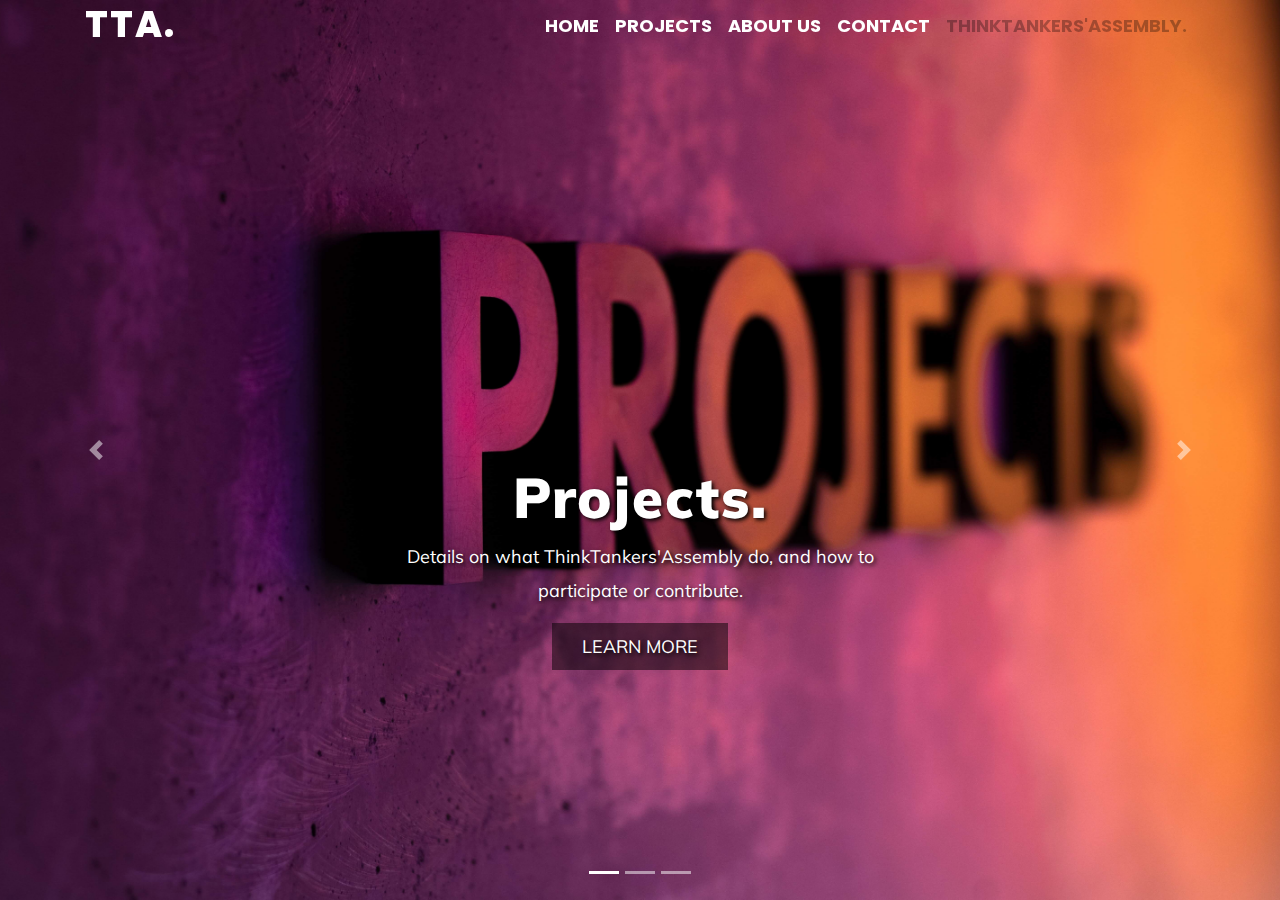
<file: index.html>
<!DOCTYPE html>
<html>
  <!-- <meta name="viewport" content="width=device-width, initial-scale=1.0"> -->

  <head>
    <meta charset="UTF-8" />
    <meta name="description" content="ThinkTankers'Assembly Official Website" />
    <meta
      name="keywords"
      content="TTA, ThinkTankers'Assembly, Thinktankers Assembly, think tankers assembly"
    />
    <meta name="author" content="Muhammad Riza Fairuzzabadi" />
    <meta name="viewport" content="width=device-width, initial-scale=1" />

    <!-- Adding bootstrap -->
    <link
      rel="stylesheet"
      href="https://cdnjs.cloudflare.com/ajax/libs/animate.css/3.7.2/animate.min.css"
    />
    <!--New Bootstrap Version-->
    <!-- CSS only -->
    <link
      rel="stylesheet"
      href="https://stackpath.bootstrapcdn.com/bootstrap/4.5.2/css/bootstrap.min.css"
      integrity="sha384-JcKb8q3iqJ61gNV9KGb8thSsNjpSL0n8PARn9HuZOnIxN0hoP+VmmDGMN5t9UJ0Z"
      crossorigin="anonymous"
    />
    <!-- JS, Popper.js, and jQuery -->
    <script
      src="https://code.jquery.com/jquery-3.5.1.slim.min.js"
      integrity="sha384-DfXdz2htPH0lsSSs5nCTpuj/zy4C+OGpamoFVy38MVBnE+IbbVYUew+OrCXaRkfj"
      crossorigin="anonymous"
    ></script>
    <script
      src="https://cdn.jsdelivr.net/npm/popper.js@1.16.1/dist/umd/popper.min.js"
      integrity="sha384-9/reFTGAW83EW2RDu2S0VKaIzap3H66lZH81PoYlFhbGU+6BZp6G7niu735Sk7lN"
      crossorigin="anonymous"
    ></script>
    <script
      src="https://stackpath.bootstrapcdn.com/bootstrap/4.5.2/js/bootstrap.min.js"
      integrity="sha384-B4gt1jrGC7Jh4AgTPSdUtOBvfO8shuf57BaghqFfPlYxofvL8/KUEfYiJOMMV+rV"
      crossorigin="anonymous"
    ></script>

	<!-- Global site tag (gtag.js) - Google Analytics -->
	<script async src="https://www.googletagmanager.com/gtag/js?id=G-9SYD0WDY7K"></script>
	<script>
	  window.dataLayer = window.dataLayer || [];
	  function gtag(){dataLayer.push(arguments);}
	  gtag('js', new Date());

	  gtag('config', 'G-9SYD0WDY7K');
	</script>

    <link rel="stylesheet" type="text/css" href="cover.css" />
    <link
      href="https://fonts.googleapis.com/css?family=Muli:100,200,300,400,500,600,700,800,900|Poppins:100,200,300,400,500,600,700,800,900"
      rel="stylesheet"
    />
    <link
      rel="icon"
      type="image/png"
      href="images/favicon-32x32.png"
      sizes="32x32"
    />
    <title>ThinkTankers'Assembly Official Website</title>
  </head>

  <body>
    <!-- Navbar -->
    <nav class="navbar fixed-top navbar-expand-lg navbar-light">
      <div class="container">
        <a
          style="font-size: 36px; font-weight: 800"
          class="navbar-brand"
          href="index.html"
          >TTA.</a
        >
        <button
          class="navbar-toggler"
          type="button"
          data-toggle="collapse"
          data-target="#navbar-riza"
          aria-controls="navbarNav"
          aria-expanded="false"
          aria-label="Toggle navigation"
        >
          <span class="navbar-toggler-icon"></span>
        </button>
        <div class="collapse navbar-collapse" id="navbar-riza">
          <ul class="navbar-nav ml-auto">
            <li class="nav-item">
              <a class="nav-link" href="index.html"
                >Home <span class="sr-only">(current)</span></a
              >
            </li>
            <li class="nav-item">
              <a class="nav-link" href="projects.html">Projects</a>
            </li>
            <li class="nav-item">
              <a class="nav-link" href="about.html">About Us</a>
            </li>
            <li class="nav-item">
              <a class="nav-link" href="#">Contact</a>
            </li>
            <li class="nav-item">
              <a
                class="nav-link disabled"
                href="#"
                tabindex="-1"
                aria-disabled="true"
                >ThinkTankers'Assembly.</a
              >
            </li>
          </ul>
        </div>
      </div>
    </nav>

    <div
      id="carouselExampleIndicators"
      class="carousel slide"
      data-ride="carousel"
    >
      <ol class="carousel-indicators">
        <li
          data-target="#carouselExampleIndicators"
          data-slide-to="0"
          class="active"
        ></li>
        <li data-target="#carouselExampleIndicators" data-slide-to="1"></li>
        <li data-target="#carouselExampleIndicators" data-slide-to="2"></li>
      </ol>
      <div class="carousel-inner">
        <div class="carousel-item active">
          <img class="d-block w-100" src="images/1.jpg" alt="First slide" />
          <div class="carousel-caption">
            <h5>Projects.</h5>
            <p>
              Details on what ThinkTankers'Assembly do, and how to participate
              or contribute.
            </p>
            <p><a href="projects.html">Learn More</a></p>
          </div>
        </div>
        <div class="carousel-item">
          <img
            class="d-block w-100"
            src="images/bg-thought.jpg"
            alt="Second slide"
          />
          <div class="carousel-caption">
            <h5>Annoucement.</h5>
            <p>
              During this COVID-19 period, sessions are temporarily replaced by
              written ideas' exchange. To access, please go to Projects >
              <strong>TTA Repository</strong>.
            </p>
            <p><a href="projects.html#downproj"> Go to projects</a></p>
          </div>
        </div>
        <div class="carousel-item">
          <img
            class="d-block w-100"
            src="images/bg-aboot.jpg"
            alt="Third slide"
          />
          <div class="carousel-caption">
            <h5>About Us.</h5>
            <p>
              Details on what ThinkTankers'Assembly is, its purpose and who are
              behind it.
            </p>
            <p><a href="about.html"> Learn More</a></p>
          </div>
        </div>
      </div>
      <a
        class="carousel-control-prev"
        href="#carouselExampleIndicators"
        role="button"
        data-slide="prev"
      >
        <span class="carousel-control-prev-icon" aria-hidden="true"></span>
        <span class="sr-only">Previous</span>
      </a>
      <a
        class="carousel-control-next"
        href="#carouselExampleIndicators"
        role="button"
        data-slide="next"
      >
        <span class="carousel-control-next-icon" aria-hidden="true"></span>
        <span class="sr-only">Next</span>
      </a>
    </div>
  </body>
</html>
</file>
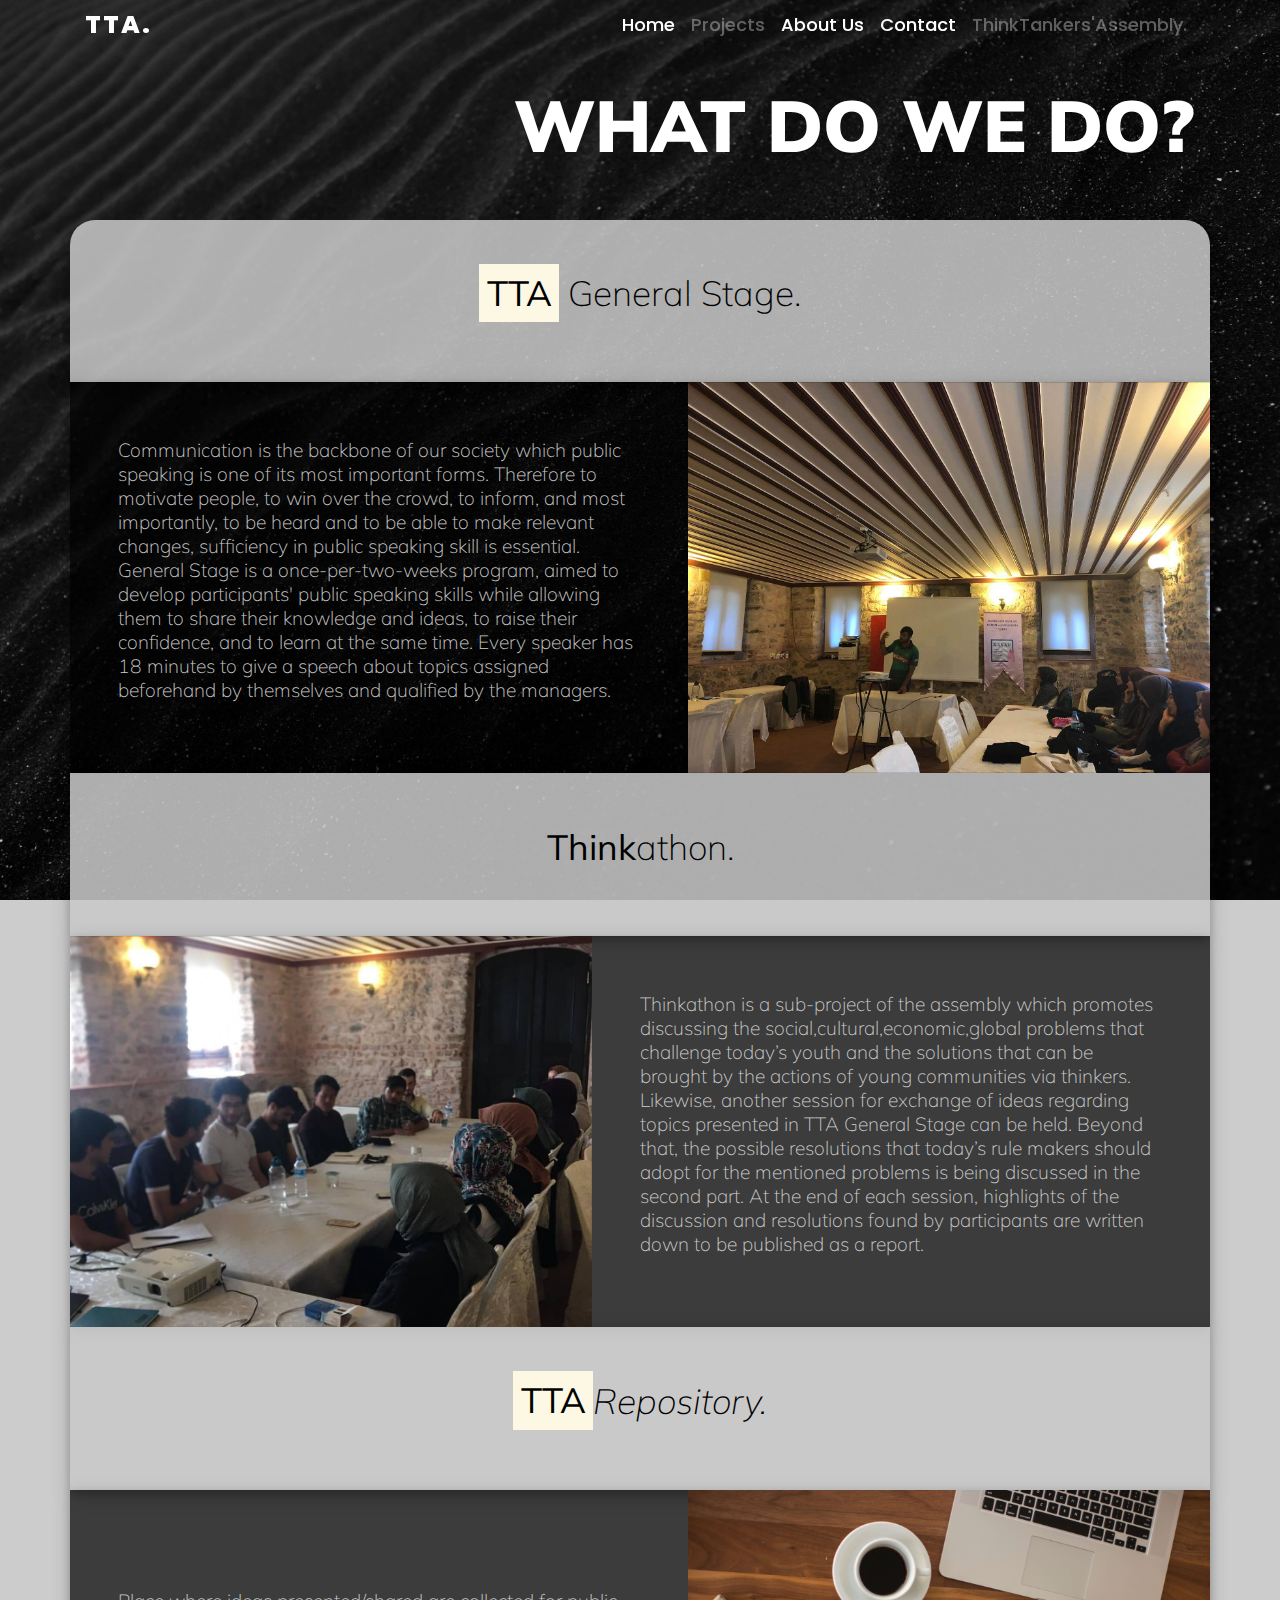
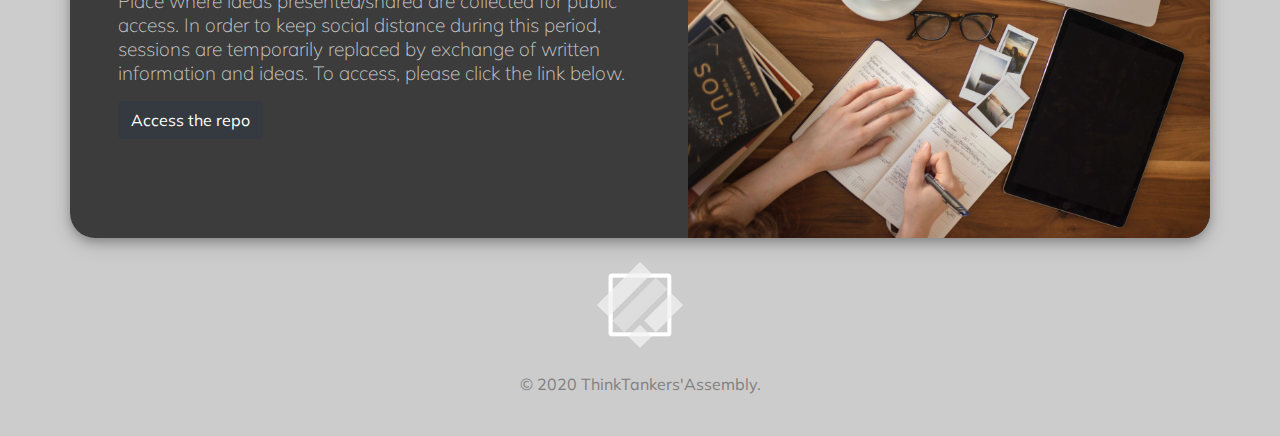
<file: projects.html>
<!DOCTYPE html>
<html>
  <!-- <meta name="viewport" content="width=device-width, initial-scale=1.0"> -->

  <head>
    <meta charset="UTF-8" />
    <meta name="description" content="ThinkTankers'Assembly Official Website" />
    <meta
      name="keywords"
      content="TTA, ThinkTankers'Assembly, Thinktankers Assembly"
    />
    <meta name="author" content="Muhammad Riza Fairuzzabadi" />
    <meta name="viewport" content="width=device-width, initial-scale=1" />

    <!-- Adding bootstrap -->
    <link
      rel="stylesheet"
      href="https://cdnjs.cloudflare.com/ajax/libs/animate.css/3.7.2/animate.min.css"
    >
    <!--New Bootstrap Version-->
    <!-- CSS only -->
    <link
      rel="stylesheet"
      href="https://stackpath.bootstrapcdn.com/bootstrap/4.5.2/css/bootstrap.min.css"
      integrity="sha384-JcKb8q3iqJ61gNV9KGb8thSsNjpSL0n8PARn9HuZOnIxN0hoP+VmmDGMN5t9UJ0Z"
      crossorigin="anonymous"
    >
    <link rel="stylesheet" type="text/css" href="mainart.css" >
    
    <link
      href="https://fonts.googleapis.com/css?family=Muli:100,200,300,400,500,600,700,800,900|Poppins:100,200,300,400,500,600,700,800,900"
      rel="stylesheet"
    >
    <link
      rel="icon"
      type="image/png"
      href="images/favicon-32x32.png"
      sizes="32x32"
    >
	  
	  <!-- Global site tag (gtag.js) - Google Analytics -->
	<script async src="https://www.googletagmanager.com/gtag/js?id=G-9SYD0WDY7K"></script>
	<script>
	  window.dataLayer = window.dataLayer || [];
	  function gtag(){dataLayer.push(arguments);}
	  gtag('js', new Date());

	  gtag('config', 'G-9SYD0WDY7K');
	</script>
    <!-- JS, Popper.js, and jQuery -->
        <script
        src="https://code.jquery.com/jquery-3.5.1.slim.min.js"
        integrity="sha384-DfXdz2htPH0lsSSs5nCTpuj/zy4C+OGpamoFVy38MVBnE+IbbVYUew+OrCXaRkfj"
        crossorigin="anonymous"
      ></script>
      <script
        src="https://cdn.jsdelivr.net/npm/popper.js@1.16.1/dist/umd/popper.min.js"
        integrity="sha384-9/reFTGAW83EW2RDu2S0VKaIzap3H66lZH81PoYlFhbGU+6BZp6G7niu735Sk7lN"
        crossorigin="anonymous"
      ></script>
      <script
        src="https://stackpath.bootstrapcdn.com/bootstrap/4.5.2/js/bootstrap.min.js"
        integrity="sha384-B4gt1jrGC7Jh4AgTPSdUtOBvfO8shuf57BaghqFfPlYxofvL8/KUEfYiJOMMV+rV"
        crossorigin="anonymous"
      ></script>
      <script>$(function () {
        $(document).scroll(function () {
          var $nav = $("#mainNavbar");
          $nav.toggleClass("scrolled1", $(this).scrollTop() > $nav.height());
        });
      });</script>
    <title>ThinkTankers'Assembly Official Website</title>
  
  </head>

  <body id="bg-projects">
    <!-- Navbar -->
    <nav id="mainNavbar" class="navbar fixed-top navbar-expand-lg navbar-light">
      <div class="container">
        <a style="font-weight: 800;" class="navbar-brand" href="index.html"
          >TTA.</a
        >
        <button
          class="navbar-toggler"
          type="button"
          data-toggle="collapse"
          data-target="#navbar-riza"
          aria-controls="navbarNav"
          aria-expanded="false"
          aria-label="Toggle navigation"
        >
          <span class="navbar-toggler-icon"></span>
        </button>
        <div class="collapse navbar-collapse" id="navbar-riza">
          <ul class="navbar-nav ml-auto">
            <li class="nav-item">
              <a class="nav-link" href="index.html"
                >Home <span class="sr-only">(current)</span></a
              >
            </li>
            <li class="nav-item active">
                <a class="nav-link navselected" href="projects.html">Projects</a>
              </li>
            <li class="nav-item">
              <a class="nav-link" href="about.html">About Us</a>
            </li>
            <li class="nav-item">
              <a class="nav-link" href = "#">Contact</a>
            </li>
            <li class="nav-item">
              <a
                class="nav-link disabled navselected"
                href="#"
                tabindex="-1"
                aria-disabled="true"
                >ThinkTankers'Assembly.</a
              >
            </li>
          </ul>
        </div>
      </div>
    </nav>

    <section>
      <div class="display-1 container" >
        <h1 style="color: white;">WHAT DO WE DO?</h1>
      </div>

      <div class="content gallcon container justify-content-center" id="upperproj">
        <p class="cornmid">
          <mark><strong>TTA</strong></mark> General Stage.
        </p>
      </div>

      <div
        class="content midcon container justify-content-center"
      >
        <div class="row">
          <div class="col-sm textcon">
            <p class="textclass">
              Communication is the backbone of our society which public speaking is one of its most important forms. Therefore to motivate people, to win over the crowd, to inform, and most importantly, to be heard and to be able to make relevant changes, sufficiency in public speaking skill is essential. General Stage is a once-per-two-weeks program, aimed to develop participants' public speaking skills while allowing them to share their knowledge and ideas, to raise their confidence, and to learn at the same time. Every speaker has 18 minutes to give a speech about topics assigned beforehand by themselves and qualified by the managers. 
            </p>
          </div>
          <div id="carouselExampleSlidesOnly" class="col-sm px-0 py-0 h-auto carousel slide" data-ride="carousel">
            <div class="carousel-inner">
                <div class="carousel-item active">
                  <img class="img-fluid mh-100" src="images/Stage1.jpeg" alt="First slide">
                </div>
                <div class="carousel-item">
                  <img class="img-fluid mh-100" src="images/Stage2.jpeg" alt="Second slide">
                </div>
                <div class="carousel-item">
                  <img class="img-fluid mh-100" src="images/Stage3.jpeg" alt="Third slide">
                </div>
                <div class="carousel-item">
                    <img class="img-fluid mh-100" src="images/Stage4.jpeg" alt="Third slide">
                  </div>
                  <div class="carousel-item">
                    <img class="img-fluid mh-100" src="images/Stage5.jpeg" alt="Third slide">
                  </div>
            </div>
          </div>
        </div>
      </div>

      <div class="content gallcon container justify-content-center" >
        <p class="cornmid">
          <strong>Think</strong>athon.
        </p>
      </div>

      <div class="content midcon container justify-content-center">
        <div class="row">
            <div id="carouselExampleSlidesOnly" class="col-sm px-0 py-0 h-auto carousel slide" data-ride="carousel">
                <div class="carousel-inner">
                    <div class="carousel-item active">
                      <img class="img-fluid mh-100" src="images/Thon1.jpeg" alt="First slide">
                    </div>
                    <div class="carousel-item">
                      <img class="img-fluid mh-100" src="images/Thon2.jpeg" alt="Second slide">
                    </div>
                </div>
              </div>

          <div class="col-sm textcon">
            <p class="textclass">
              Thinkathon is a sub-project of the assembly which promotes discussing the social,cultural,economic,global problems that challenge today’s youth and the solutions that can be brought by the actions of young communities via thinkers. Likewise, another session for exchange of ideas regarding topics presented in TTA General Stage can be held. Beyond that, the possible resolutions that today’s rule makers should adopt for the mentioned problems is being discussed in the second part. At the end of each session, highlights of the discussion and resolutions found by participants are written down to be published as a report.

            </p>
          </div>
        </div>
      </div>

      <div class="content gallcon container justify-content-center">
        <p class="cornmid">
           <mark><strong>TTA</strong></mark><em>Repository.</em>
        </p>
      </div>

      <div class="content midcon container justify-content-center" id="downproj">
        <div class="row">
          <div class="col-sm textcon">
            <p class="textclass">
              Place where ideas presented/shared are collected for public access. In order to keep social distance during this period, sessions are temporarily replaced
              by exchange of written information and ideas. To access, please click the link below. 
            </p>
            <button type="button" class="btn btn-dark" ><a style="color: white; text-decoration: none;" href="projects/repo.html">Access the repo</a></button>
          </div>
          <div class="col-sm px-0 py-0 h-auto">
            <img
              src="images/thought.jpg"
              class="img-fluid mh-100"
              alt="Responsive image"
              style="object-fit: cover"
              id="imgdown"
            />
          </div>
        </div>
      </div>

      <div class=" container footcon ">
        <div class="row">
            <div class="col">
            </div>
            <div class="col ">
              <img src="images/TTA Logo White.png" class="logomobile img-fluid w-25 mx-auto d-block rounded-circle" alt="Logo">
            </div>
            <div class="col">
            </div>
          </div>
          <br>
          <p style="color: grey; text-align: center;"> &copy; 2020 ThinkTankers'Assembly.</p>
      </div>

    </section>

  </body>
</html>
</file>
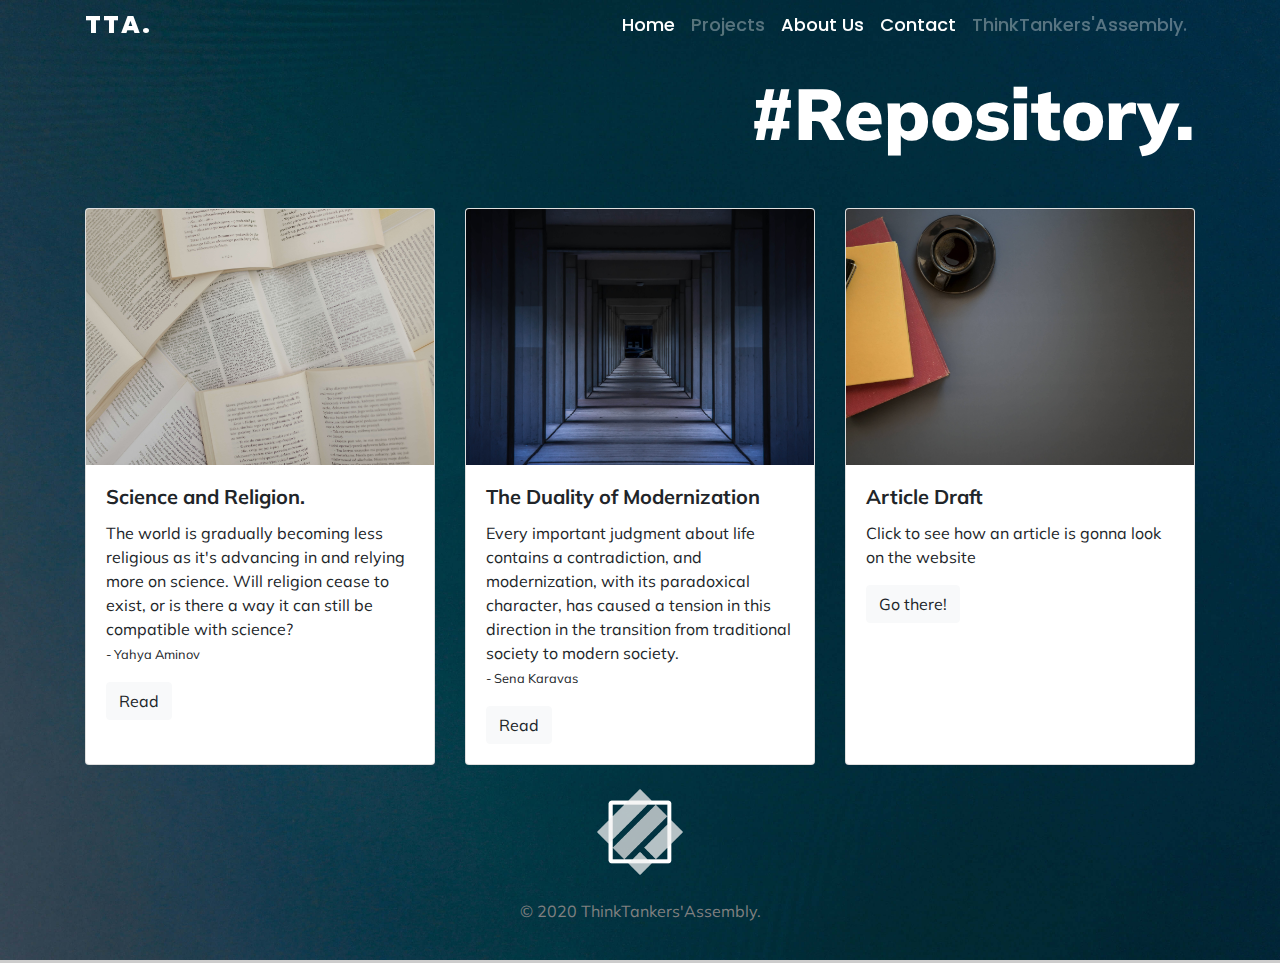
<file: projects/repo.html>
<!DOCTYPE html>
<html>
  <!-- <meta name="viewport" content="width=device-width, initial-scale=1.0"> -->

  <head>
    <meta charset="UTF-8" />
    <meta name="description" content="ThinkTankers'Assembly Official Website" />
    <meta
      name="keywords"
      content="TTA, ThinkTankers'Assembly, Thinktankers Assembly"
    />
    <meta name="author" content="Muhammad Riza Fairuzzabadi" />
    <meta name="viewport" content="width=device-width, initial-scale=1" />

    <!-- Adding bootstrap -->
    <link
      rel="stylesheet"
      href="https://cdnjs.cloudflare.com/ajax/libs/animate.css/3.7.2/animate.min.css"
    />
    <!--New Bootstrap Version-->
    <!-- CSS only -->
    <link
      rel="stylesheet"
      href="https://stackpath.bootstrapcdn.com/bootstrap/4.5.2/css/bootstrap.min.css"
      integrity="sha384-JcKb8q3iqJ61gNV9KGb8thSsNjpSL0n8PARn9HuZOnIxN0hoP+VmmDGMN5t9UJ0Z"
      crossorigin="anonymous"
    />

    <link rel="stylesheet" type="text/css" href="repo.css" />
    <link
      href="https://fonts.googleapis.com/css?family=Muli:100,200,300,400,500,600,700,800,900|Poppins:100,200,300,400,500,600,700,800,900"
      rel="stylesheet"
    />
    <link
      rel="icon"
      type="image/png"
      href="images/favicon-32x32.png"
      sizes="32x32"
    />
    <!-- JS, Popper.js, and jQuery -->
    <script
      src="https://code.jquery.com/jquery-3.5.1.slim.min.js"
      integrity="sha384-DfXdz2htPH0lsSSs5nCTpuj/zy4C+OGpamoFVy38MVBnE+IbbVYUew+OrCXaRkfj"
      crossorigin="anonymous"
    ></script>
    <script
      src="https://cdn.jsdelivr.net/npm/popper.js@1.16.1/dist/umd/popper.min.js"
      integrity="sha384-9/reFTGAW83EW2RDu2S0VKaIzap3H66lZH81PoYlFhbGU+6BZp6G7niu735Sk7lN"
      crossorigin="anonymous"
    ></script>
    <script
      src="https://stackpath.bootstrapcdn.com/bootstrap/4.5.2/js/bootstrap.min.js"
      integrity="sha384-B4gt1jrGC7Jh4AgTPSdUtOBvfO8shuf57BaghqFfPlYxofvL8/KUEfYiJOMMV+rV"
      crossorigin="anonymous"
    ></script>
    <script>
      $(function () {
        $(document).scroll(function () {
          var $nav = $("#mainNavbar");
          $nav.toggleClass("scrolled1", $(this).scrollTop() > $nav.height());
        });
      });
    </script>
    <title>TTA Repository</title>
  </head>

  <body id="bg-repo">
    <!-- Navbar -->
    <nav id="mainNavbar" class="navbar fixed-top navbar-expand-lg navbar-light">
      <div class="container">
        <a
          style="font-weight: 800"
          class="navbar-brand"
          href="https://thinktankersassembly.com"
          >TTA.</a
        >
        <button
          class="navbar-toggler"
          type="button"
          data-toggle="collapse"
          data-target="#navbar-riza"
          aria-controls="navbarNav"
          aria-expanded="false"
          aria-label="Toggle navigation"
        >
          <span class="navbar-toggler-icon"></span>
        </button>
        <div class="collapse navbar-collapse" id="navbar-riza">
          <ul class="navbar-nav ml-auto">
            <li class="nav-item">
              <a class="nav-link" href="https://thinktankersassembly.com"
                >Home <span class="sr-only">(current)</span></a
              >
            </li>
            <li class="nav-item active">
              <a
                class="nav-link navselected"
                href="https://thinktankersassembly.com/projects.html"
                >Projects</a
              >
            </li>
            <li class="nav-item">
              <a
                class="nav-link"
                href="https://thinktankersassembly.com/about.html"
                >About Us</a
              >
            </li>
            <li class="nav-item">
              <a class="nav-link" href="#">Contact</a>
            </li>
            <li class="nav-item">
              <a
                class="nav-link disabled navselected"
                href="#"
                tabindex="-1"
                aria-disabled="true"
                >ThinkTankers'Assembly.</a
              >
            </li>
          </ul>
        </div>
      </div>
    </nav>

    <section id="repoupper">
      <div class="display-1 container">
        <h1 style="color: white">#Repository.</h1>
      </div>
    </section>

    <section class="container">
      <div class="card-deck">
        <div class="card cardmobile" style="width: 18em">
          <img
            class="card-img-top"
            src="images/yahya-bg.jpg"
            alt="Card image cap"
            style="object-fit: cover; height: 16em"
          />
          <div class="card-body">
            <h5 class="card-title">Science and Religion.</h5>
            <p class="card-text">
              The world is gradually becoming less religious as it's advancing in and relying more on science. 
              Will religion cease to exist, or is there a way it can still be compatible with science?
              <br />
              <small>- Yahya Aminov</small>
            </p>
            <a href="repo/science-and-religion.html" class="btn btn-light"
              >Read</a
            >
          </div>
        </div>

        <div class="card cardmobile" style="width: 18em">
          <img
            class="card-img-top"
            src="images/senabg.jpg"
            alt="Card image cap"
            style="object-fit: cover; height: 16em"
          />
          <div class="card-body">
            <h5 class="card-title">The Duality of Modernization</h5>
            <p class="card-text">
              Every important judgment about life contains a contradiction, and
              modernization, with its paradoxical character, has caused a
              tension in this direction in the transition from traditional
              society to modern society.
              <br />
              <small>- Sena Karavas</small>
            </p>
            <a href="repo/duality-of-modernization.html" class="btn btn-light"
              >Read</a
            >
          </div>
        </div>

        <div class="card cardmobile" style="width: 18em">
          <img
            class="card-img-top"
            src="images/bg-thought.jpg"
            alt="Card image cap"
            style="object-fit: cover; height: 16em"
          />
          <div class="card-body">
            <h5 class="card-title">Article Draft</h5>
            <p class="card-text">
              Click to see how an article is gonna look on the website
            </p>
            <a href="repo/text-sample.html" class="btn btn-light">Go there!</a>
          </div>
        </div>
      </div>
    </section>

    <section>
      <div class="container footcon">
        <div class="row">
          <div class="col"></div>
          <div class="col">
            <img
              src="images/TTA Logo White.png"
              class="logomobile img-fluid w-25 mx-auto d-block rounded-circle"
              alt="Logo"
            />
          </div>
          <div class="col"></div>
        </div>
        <br />
        <p style="color: grey; text-align: center">
          &copy; 2020 ThinkTankers'Assembly.
        </p>
      </div>
    </section>

    <!-- Thinkathon is the sub-project of the
        assembly which gathers young people to discuss the cultural, economic,
        global problems and also the problems that youth of today is challenging
        and to talk the solutions that can be brought to them by the actions of
        young communities. Beyond that, the possible resolutions that today’s
        rule makers should  have for the discussed problems is being talked in
        the second step. The topic which is being discussed in this session are
        mostly related to the previous speech\ presentations. In the end of each
        session, the co-managers write down the highlights of the discussion and
        the resolutions which are found by the participants. The co-managers
        publish the notes that have been taken as the reports on the website
        ,which will be established soon, and also on the social platforms. -->
  </body>
</html>
</file>
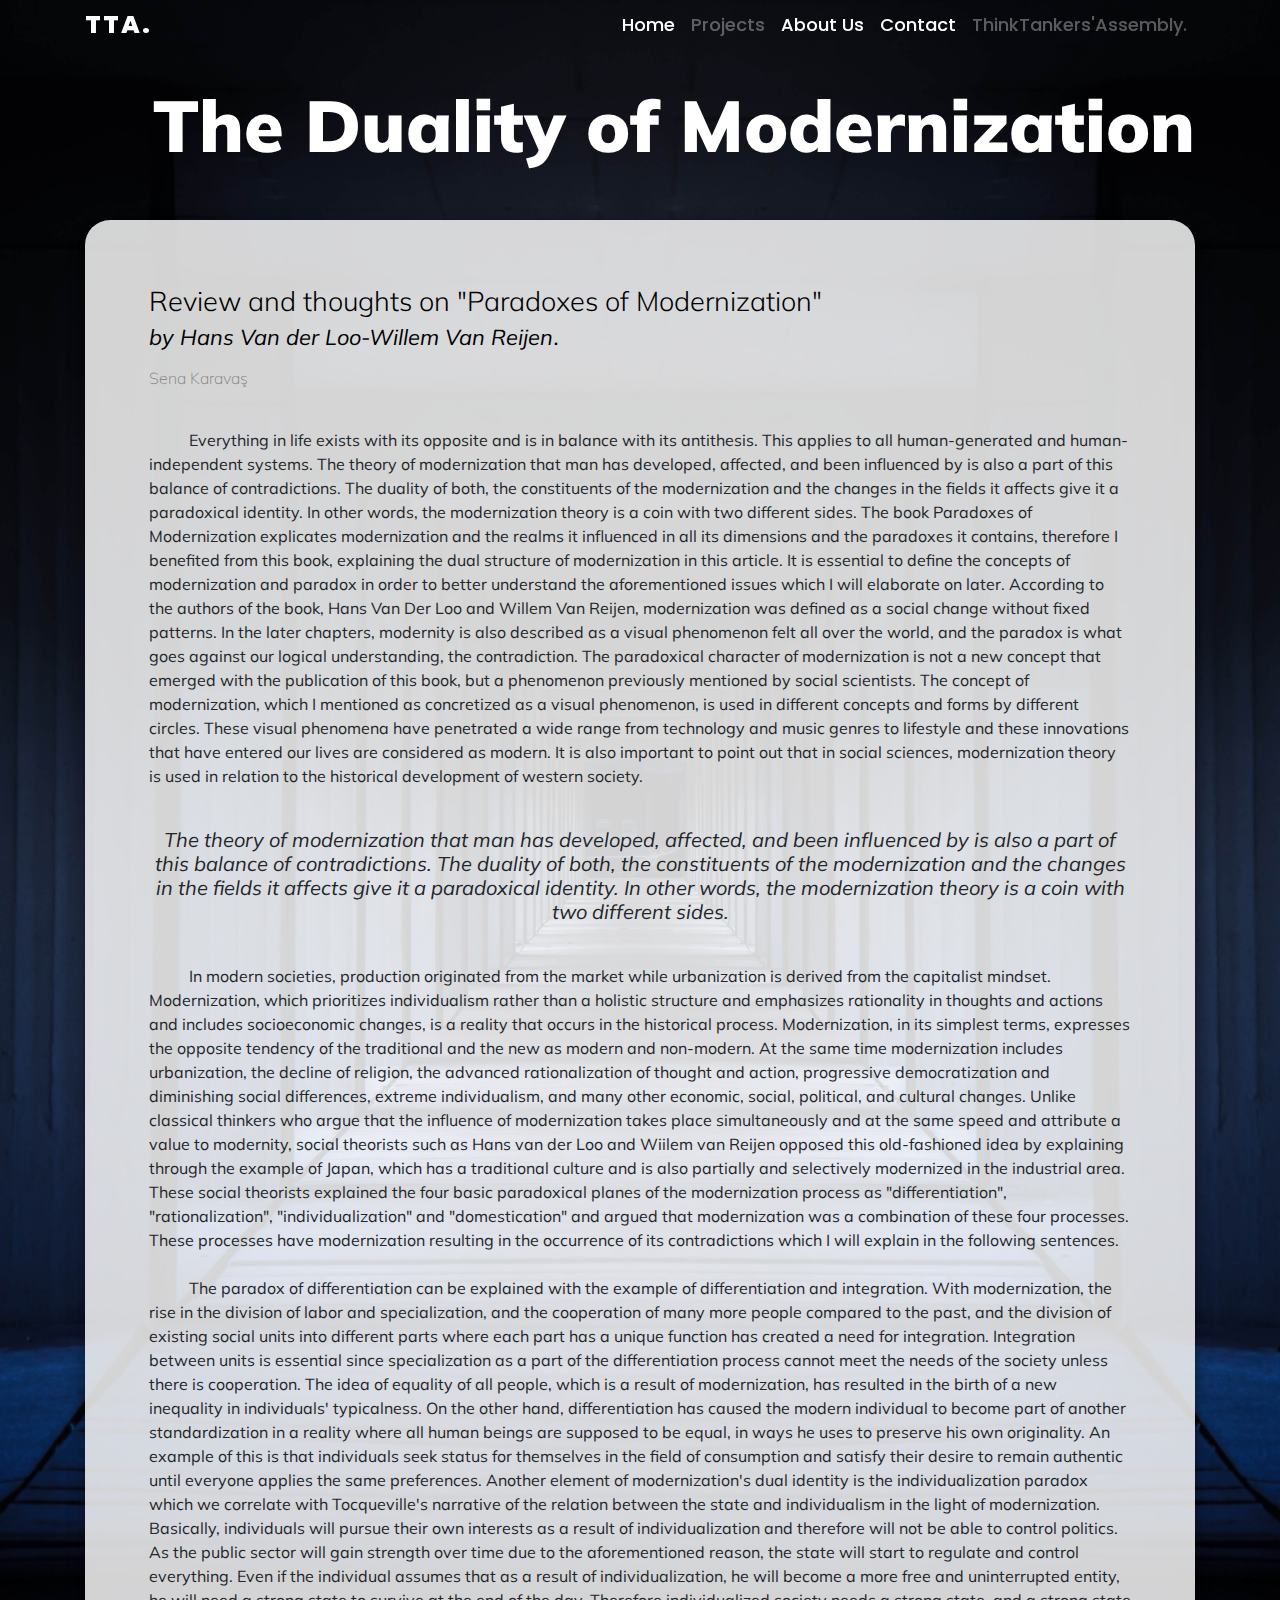
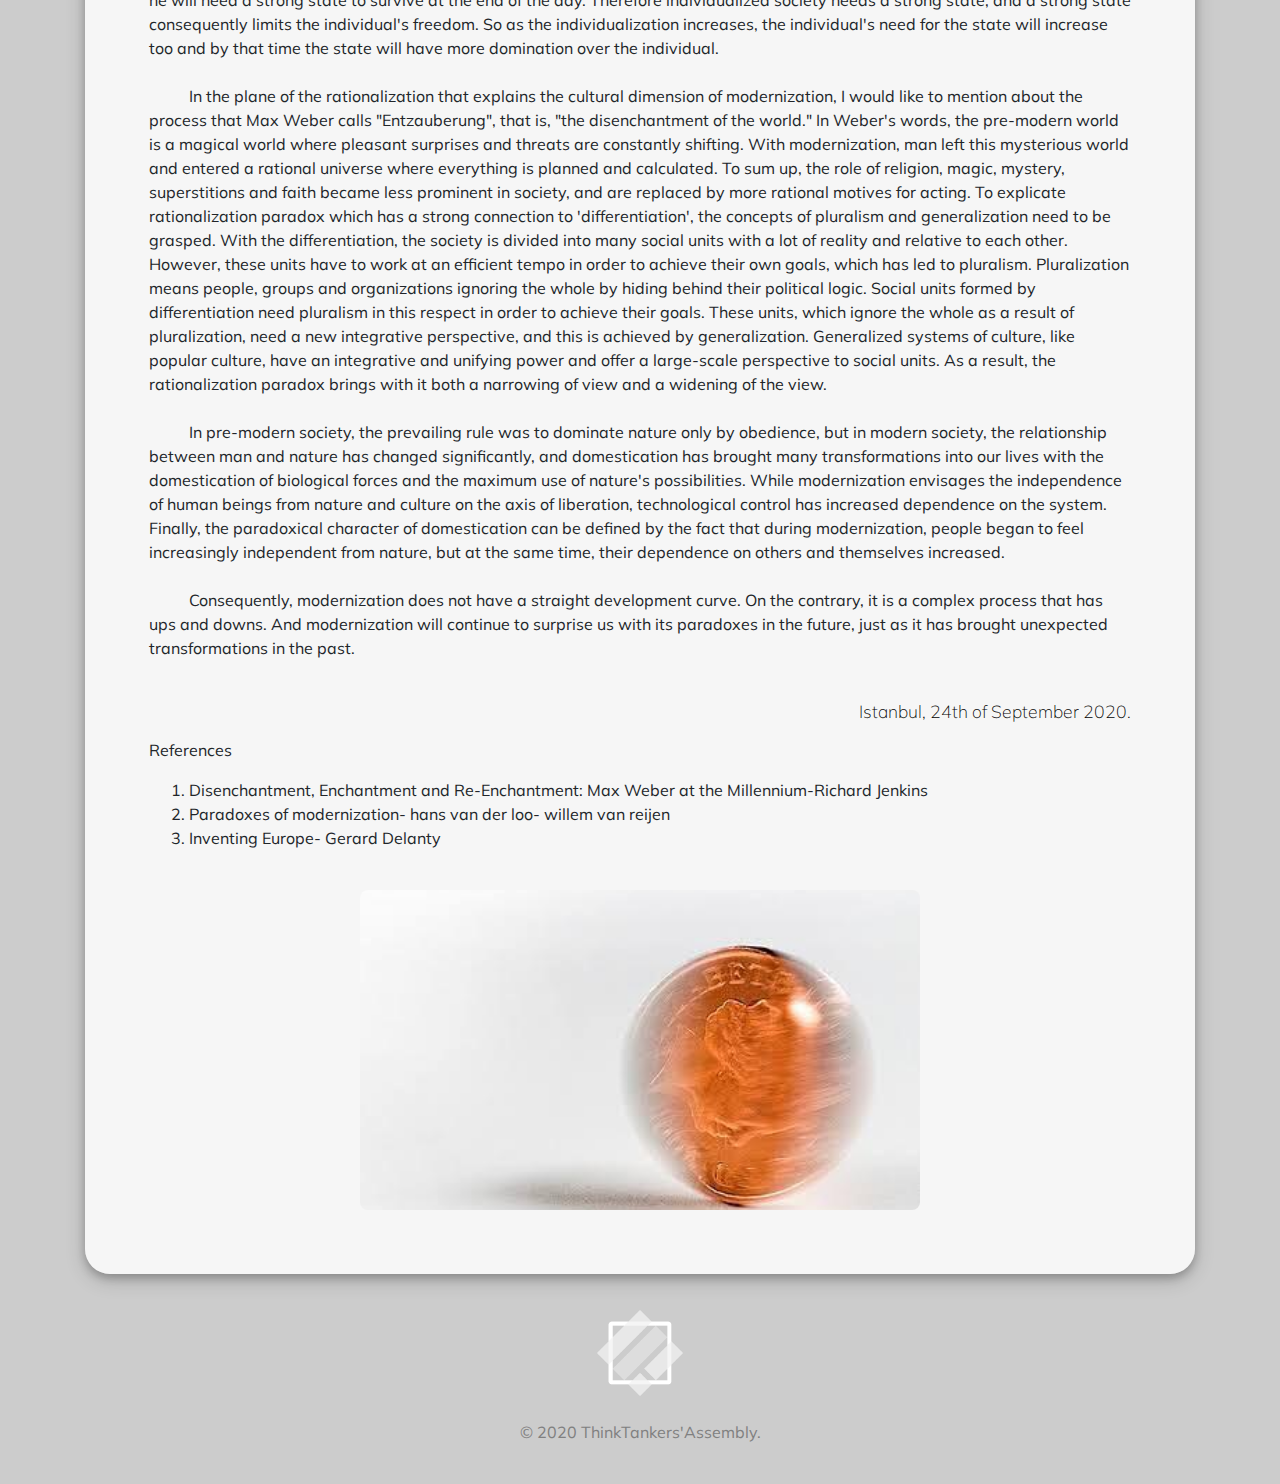
<file: projects/repo/duality-of-modernization.html>
<!DOCTYPE html>
<html>
  <!-- <meta name="viewport" content="width=device-width, initial-scale=1.0"> -->

  <head>
    <meta charset="UTF-8" />
    <meta name="description" content="Duality of Modernization - Sena Karavas" />
    <meta
      name="keywords"
      content="TTA, ThinkTankers'Assembly, Thinktankers Assembly"
    />
    <meta name="author" content="Muhammad Riza Fairuzzabadi" />
    <meta name="viewport" content="width=device-width, initial-scale=1" />

    <!-- Adding bootstrap -->
    <link
      rel="stylesheet"
      href="https://cdnjs.cloudflare.com/ajax/libs/animate.css/3.7.2/animate.min.css"
    >
    <!--New Bootstrap Version-->
    <!-- CSS only -->
    <link
      rel="stylesheet"
      href="https://stackpath.bootstrapcdn.com/bootstrap/4.5.2/css/bootstrap.min.css"
      integrity="sha384-JcKb8q3iqJ61gNV9KGb8thSsNjpSL0n8PARn9HuZOnIxN0hoP+VmmDGMN5t9UJ0Z"
      crossorigin="anonymous"
    >


    <link rel="stylesheet" type="text/css" href="repoart.css" >
    <link
      href="https://fonts.googleapis.com/css?family=Muli:100,200,300,400,500,600,700,800,900|Poppins:100,200,300,400,500,600,700,800,900"
      rel="stylesheet"
    >
    <link
      rel="icon"
      type="image/png"
      href="images/favicon-32x32.png"
      sizes="32x32"
    >
	  
	  <!-- Global site tag (gtag.js) - Google Analytics -->
	<script async src="https://www.googletagmanager.com/gtag/js?id=G-XK2ZG8FMJ7"></script>
	<script>
	  window.dataLayer = window.dataLayer || [];
	  function gtag(){dataLayer.push(arguments);}
	  gtag('js', new Date());

	  gtag('config', 'G-XK2ZG8FMJ7');
	</script>
        <!-- JS, Popper.js, and jQuery -->
        <script
        src="https://code.jquery.com/jquery-3.5.1.slim.min.js"
        integrity="sha384-DfXdz2htPH0lsSSs5nCTpuj/zy4C+OGpamoFVy38MVBnE+IbbVYUew+OrCXaRkfj"
        crossorigin="anonymous"
      ></script>
      <script
        src="https://cdn.jsdelivr.net/npm/popper.js@1.16.1/dist/umd/popper.min.js"
        integrity="sha384-9/reFTGAW83EW2RDu2S0VKaIzap3H66lZH81PoYlFhbGU+6BZp6G7niu735Sk7lN"
        crossorigin="anonymous"
      ></script>
      <script
        src="https://stackpath.bootstrapcdn.com/bootstrap/4.5.2/js/bootstrap.min.js"
        integrity="sha384-B4gt1jrGC7Jh4AgTPSdUtOBvfO8shuf57BaghqFfPlYxofvL8/KUEfYiJOMMV+rV"
        crossorigin="anonymous"
      ></script>
      <script>
      $(function () {
        $(document).scroll(function () {
          var $nav = $("#mainNavbar");
          $nav.toggleClass("scrolleduality", $(this).scrollTop() > $nav.height());
        });
      });
      </script>
    <title>TTA Article - Duality of Modernization</title>
  </head>

  <body id="bg-sena1">
    <!-- Navbar -->
    <nav id="mainNavbar" class="navbar fixed-top navbar-expand-lg navbar-light">
      <div class="container">
        <a
          style="font-weight: 800;"
          class="navbar-brand"
          href="https://thinktankersassembly.com"
          >TTA.</a
        >
        <button
          class="navbar-toggler"
          type="button"
          data-toggle="collapse"
          data-target="#navbar-riza"
          aria-controls="navbarNav"
          aria-expanded="false"
          aria-label="Toggle navigation"
        >
          <span class="navbar-toggler-icon"></span>
        </button>
        <div class="collapse navbar-collapse" id="navbar-riza">
          <ul class="navbar-nav ml-auto">
            <li class="nav-item">
              <a class="nav-link" href="https://thinktankersassembly.com"
                >Home <span class="sr-only">(current)</span></a
              >
            </li>
            <li class="nav-item active">
                <a
                  class="nav-link navselected"
                  href="https://thinktankersassembly.com/projects.html"
                  >Projects</a
                >
              </li>
            <li class="nav-item">
              <a
                class="nav-link"
                href="https://thinktankersassembly.com/about.html"
                >About Us</a
              >
            </li>
            <li class="nav-item">
              <a
                class="nav-link"
                href="#"
                >Contact</a
              >
            </li>
            <li class="nav-item">
              <a
                class="nav-link disabled navselected"
                href="#"
                tabindex="-1"
                aria-disabled="true"
                >ThinkTankers'Assembly.</a
              >
            </li>
          </ul>
        </div>
      </div>
    </nav>

    <section id="repoupper">
      <div class="display-1 container">
        <h1 style="color: white;">The Duality of Modernization</h1>
      </div>
    </section>

    <section class="container">
      <div class="content uppercon container justify-content-center">
        <p class="cornhead">
          Review and thoughts on "Paradoxes of Modernization" <br><small><em>by Hans Van der Loo-Willem Van Reijen</em></small>.</em>
        </p>
        <p
          style="
            font-size: 1rem;
            color: grey;
            line-height: normal;
            text-align: left;
            font-weight: 100;
          "
        >
          Sena Karavaş
        </p>

        <p>
            <br>
            &nbsp;&nbsp;&nbsp;&nbsp;&nbsp;&nbsp;&nbsp;&nbsp;&nbsp; 
            Everything in life exists with its opposite and is in balance with its antithesis. This applies to all human-generated and human-independent systems. 
            The theory of modernization that man has developed, affected, and been influenced by is also a part of this balance of contradictions. 
            The duality of both, the constituents of the modernization and the changes in the fields it affects give it a paradoxical identity. In other words, the modernization theory is a coin with two different sides. The book Paradoxes of Modernization explicates modernization and the realms it influenced in all its dimensions and the paradoxes it contains, therefore I benefited from this book, explaining the dual structure of modernization in this article. It is essential to define the concepts of modernization and paradox in order to better understand the aforementioned issues which I will elaborate on later. According to the authors of the book, Hans Van Der Loo and Willem Van Reijen, modernization was defined as a social change without fixed patterns. In the later chapters, modernity is also described as a visual phenomenon felt all over the world, and the paradox is what goes against our logical understanding, the contradiction. The paradoxical character of modernization is not a new concept that emerged with the publication of this book, but a phenomenon previously mentioned by social scientists. The concept of modernization, which I mentioned as concretized as a visual phenomenon, is used in different concepts and forms by different circles. These visual phenomena have penetrated a wide range from technology and music genres to lifestyle and these innovations that have entered our lives are considered as modern. It is also important to point out that in social sciences, modernization theory is used in relation to the historical development of western society. 
            <br><br>
            <blockquote class="blockquote text-center">
              <p class="mb-0"><em>The theory of modernization that man has developed, affected, and been influenced by is also a part of this balance of contradictions. 
                The duality of both, the constituents of the modernization and the changes in the fields it affects give it a paradoxical identity. 
                In other words, the modernization theory is a coin with two different sides.</em></p>
            </blockquote>
            <br>&nbsp;&nbsp;&nbsp;&nbsp;&nbsp;&nbsp;&nbsp;&nbsp;&nbsp; 
            In modern societies, production originated from the market while urbanization is derived from the capitalist mindset. Modernization, which prioritizes individualism rather than a holistic structure and emphasizes rationality in thoughts and actions and includes socioeconomic changes, is a reality that occurs in the historical process. Modernization, in its simplest terms, expresses the opposite tendency of the traditional and the new as modern and non-modern. At the same time modernization includes urbanization, the decline of religion, the advanced rationalization of thought and action, progressive democratization and diminishing social differences, extreme individualism, and many other economic, social, political, and cultural changes. Unlike classical thinkers who argue that the influence of modernization takes place simultaneously and at the same speed and attribute a value to modernity, social theorists such as Hans van der Loo and Wiilem van Reijen opposed this old-fashioned idea by explaining through the example of Japan, which has a traditional culture and is also partially and selectively modernized in the industrial area. These social theorists explained the four basic paradoxical planes of the modernization process as "differentiation", "rationalization", "individualization" and "domestication" and argued that modernization was a combination of these four processes. These processes have modernization resulting in the occurrence of its contradictions which I will explain in the following sentences.
            <br><br>&nbsp;&nbsp;&nbsp;&nbsp;&nbsp;&nbsp;&nbsp;&nbsp;&nbsp; 
            The paradox of differentiation can be explained with the example of differentiation and integration. With modernization, the rise in the division of labor and specialization, and the cooperation of many more people compared to the past, and the division of existing social units into different parts where each part has a unique function has created a need for integration. Integration between units is essential since specialization as a part of the differentiation process cannot meet the needs of the society unless there is cooperation. The idea of equality of all people, which is a result of modernization, has resulted in the birth of a new inequality in individuals' typicalness. On the other hand, differentiation has caused the modern individual to become part of another standardization in a reality where all human beings are supposed to be equal, in ways he uses to preserve his own originality. An example of this is that individuals seek status for themselves in the field of consumption and satisfy their desire to remain authentic until everyone applies the same preferences.
            Another element of modernization's dual identity is the individualization paradox which we correlate with Tocqueville's narrative of the relation between the state and individualism in the light of modernization. Basically, individuals will pursue their own interests as a result of individualization and therefore will not be able to control politics. As the public sector will gain strength over time due to the aforementioned reason, the state will start to regulate and control everything. Even if the individual assumes that as a result of individualization, he will become a more free and uninterrupted entity, he will need a strong state to survive at the end of the day. Therefore individualized society needs a strong state, and a strong state consequently limits the individual's freedom. So as the individualization increases, the individual's need for the state will increase too and by that time the state will have more domination over the individual.
            <br><br>&nbsp;&nbsp;&nbsp;&nbsp;&nbsp;&nbsp;&nbsp;&nbsp;&nbsp; 
            In the plane of the rationalization that explains the cultural dimension of modernization, I would like to mention about the process that Max Weber calls "Entzauberung", that is, "the disenchantment of the world." In Weber's words, the pre-modern world is a magical world where pleasant surprises and threats are constantly shifting. With modernization, man left this mysterious world and entered a rational universe where everything is planned and calculated. To sum up, the role of religion, magic, mystery, superstitions and faith became less prominent in society, and are replaced by more rational motives for acting. To explicate rationalization paradox which has a strong connection to 'differentiation', the concepts of pluralism and generalization need to be grasped. With the differentiation, the society is divided into many social units with a lot of reality and relative to each other. However, these units have to work at an efficient tempo in order to achieve their own goals, which has led to pluralism. Pluralization means people, groups and organizations ignoring the whole by hiding behind their political logic. Social units formed by differentiation need pluralism in this respect in order to achieve their goals. These units, which ignore the whole as a result of pluralization, need a new integrative perspective, and this is achieved by generalization. Generalized systems of culture, like popular culture, have an integrative and unifying power and offer a large-scale perspective to social units. As a result, the rationalization paradox brings with it both a narrowing of view and a widening of the view.
            <br><br>&nbsp;&nbsp;&nbsp;&nbsp;&nbsp;&nbsp;&nbsp;&nbsp;&nbsp; 
            In pre-modern society, the prevailing rule was to dominate nature only by obedience, but in modern society, the relationship between man and nature has changed significantly, and domestication has brought many transformations into our lives with the domestication of biological forces and the maximum use of nature's possibilities. While modernization envisages the independence of human beings from nature and culture on the axis of liberation, technological control has increased dependence on the system. Finally, the paradoxical character of domestication can be defined by the fact that during modernization, people began to feel increasingly independent from nature, but at the same time, their dependence on others and themselves increased.
            <br><br>&nbsp;&nbsp;&nbsp;&nbsp;&nbsp;&nbsp;&nbsp;&nbsp;&nbsp; 
            Consequently, modernization does not have a straight development curve. On the contrary, it is a complex process that has ups and downs. And modernization will continue to surprise us with its paradoxes in the future, just as it has brought unexpected transformations in the past.
          </p>
        <br>
        <p
        style="
          font-size: 1.1rem;
          color: black;
          line-height: normal;
          text-align: right;
          font-weight: 100;
        "
      >
        Istanbul, 24th of September 2020.
      </p>
      <p>References</p>
      <ol>
        <li>Disenchantment, Enchantment and Re-Enchantment: Max Weber at the Millennium-Richard Jenkins</li>
        <li>Paradoxes of modernization- hans van der loo- willem van reijen</li>
        <li>Inventing Europe- Gerard Delanty</li>
      </ol> 
      <br>
        <div class="bottomgallery">
          <img
            src="images/dual1.jpeg"
            class="img-fluid"
            alt="Responsive image"
            style=" display: block;
            margin-left: auto;
            margin-right: auto;
            object-fit: cover; 
            height: 20em; width: 35em;
            border-radius: 8px;
            "
          />
        </div>
      </div>
    </section>

    <section>
      <div class="container footcon">
        <div class="row">
          <div class="col"></div>
          <div class="col">
            <img src="images/TTA Logo White.png" class="logomobile img-fluid w-25 mx-auto d-block rounded-circle" alt="Logo">

          </div>
          <div class="col"></div>
        </div>
        <br />
        <p style="color: grey; text-align: center;">
          &copy; 2020 ThinkTankers'Assembly.
        </p>
      </div>
    </section>

    <!-- Thinkathon is the sub-project of the
        assembly which gathers young people to discuss the cultural, economic,
        global problems and also the problems that youth of today is challenging
        and to talk the solutions that can be brought to them by the actions of
        young communities. Beyond that, the possible resolutions that today’s
        rule makers should  have for the discussed problems is being talked in
        the second step. The topic which is being discussed in this session are
        mostly related to the previous speech\ presentations. In the end of each
        session, the co-managers write down the highlights of the discussion and
        the resolutions which are found by the participants. The co-managers
        publish the notes that have been taken as the reports on the website
        ,which will be established soon, and also on the social platforms. -->
  </body>
</html>
</file>
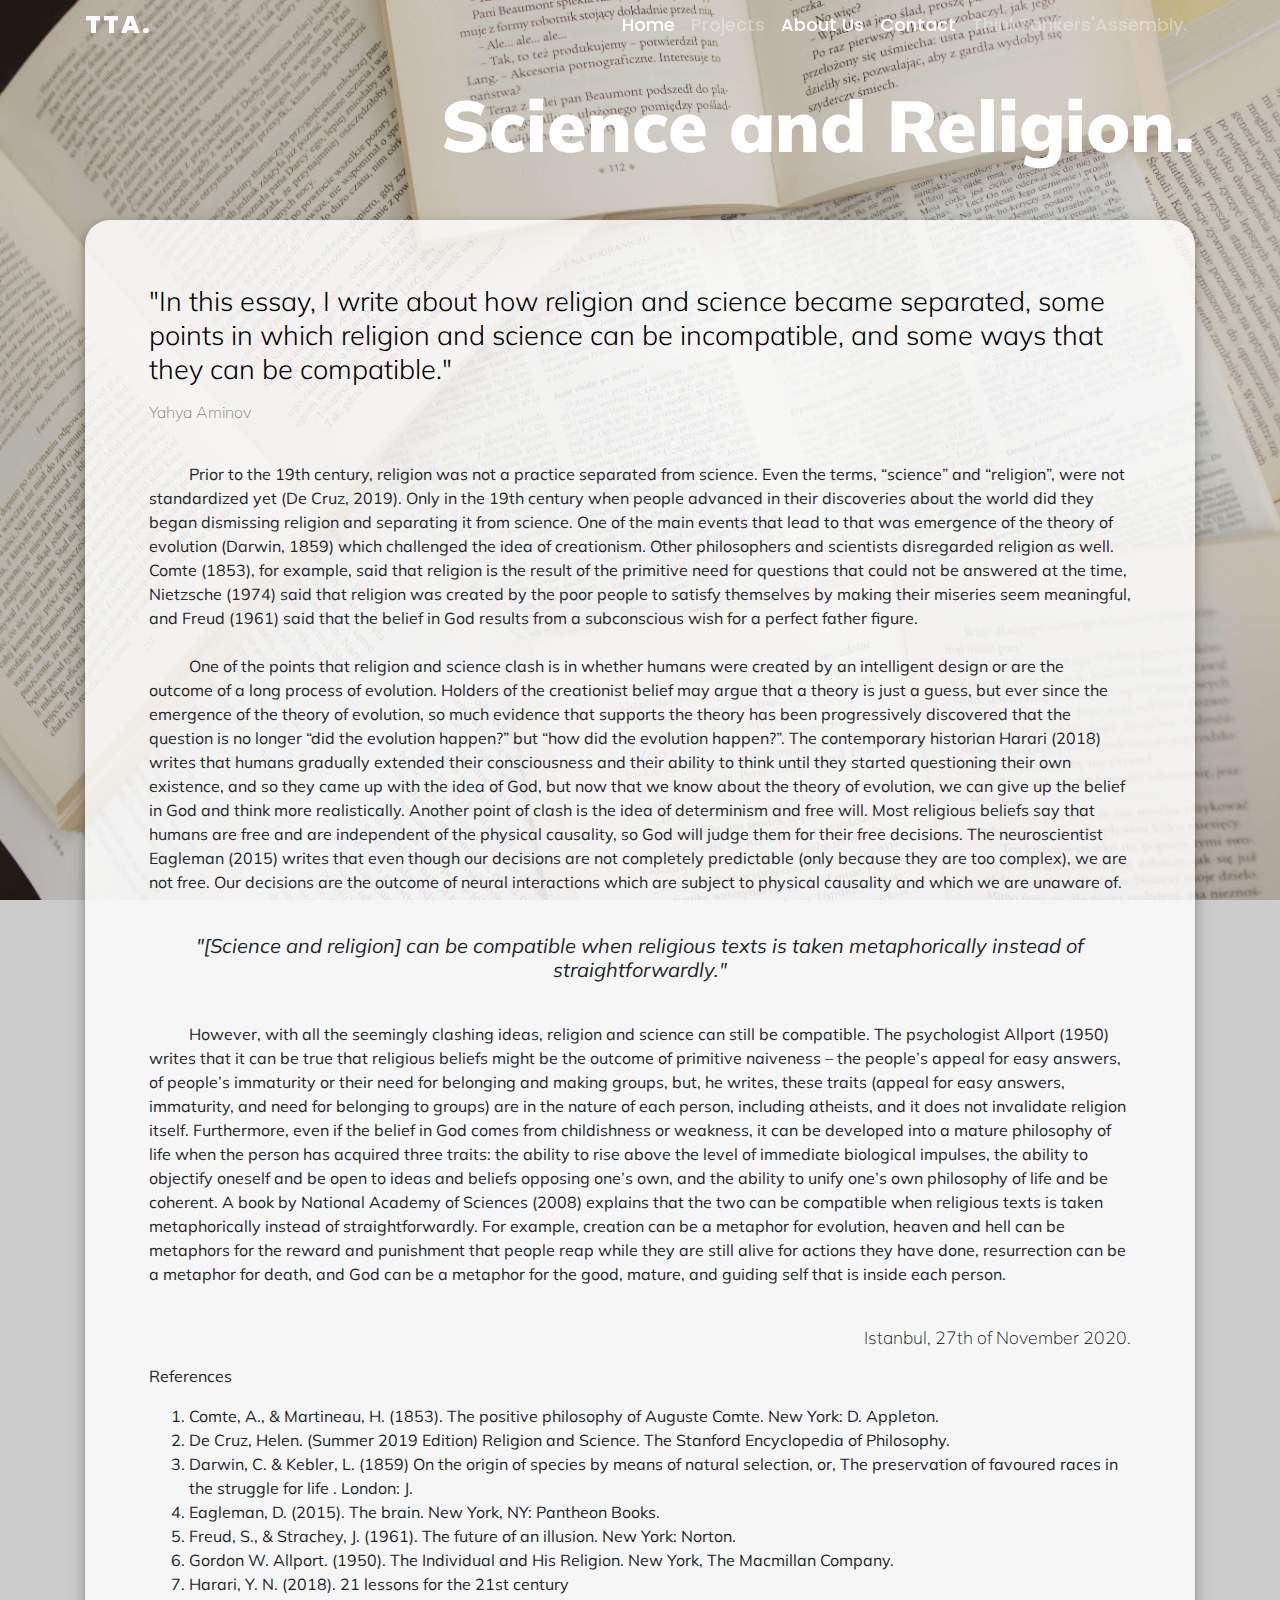
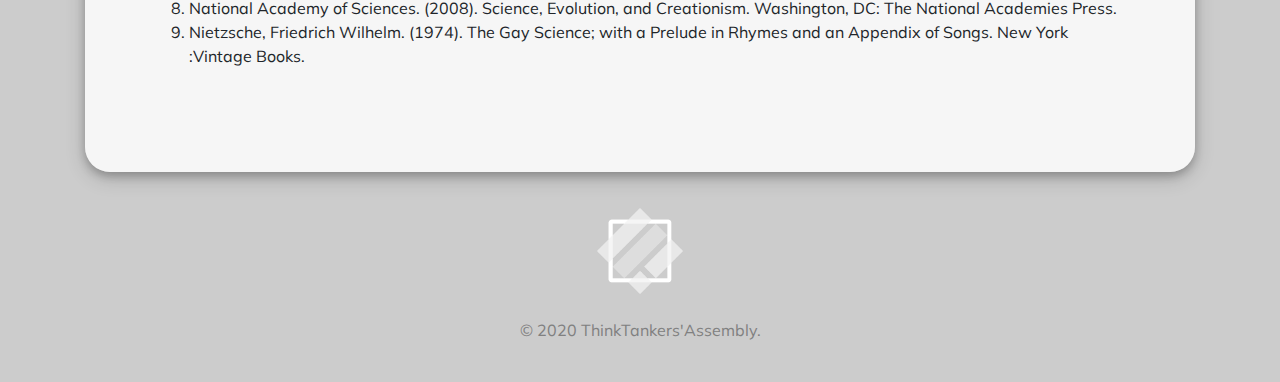
<file: projects/repo/science-and-religion.html>
<!DOCTYPE html>
<html>
  <!-- <meta name="viewport" content="width=device-width, initial-scale=1.0"> -->

  <head>
    <meta charset="UTF-8" />
    <meta name="description" content="Science and Religion - Yahya Aminov" />
    <meta
      name="keywords"
      content="TTA, ThinkTankers'Assembly, Thinktankers Assembly"
    />
    <meta name="author" content="Muhammad Riza Fairuzzabadi" />
    <meta name="viewport" content="width=device-width, initial-scale=1" />

    <!-- Adding bootstrap -->
    <link
      rel="stylesheet"
      href="https://cdnjs.cloudflare.com/ajax/libs/animate.css/3.7.2/animate.min.css"
    >
    <!--New Bootstrap Version-->
    <!-- CSS only -->
    <link
      rel="stylesheet"
      href="https://stackpath.bootstrapcdn.com/bootstrap/4.5.2/css/bootstrap.min.css"
      integrity="sha384-JcKb8q3iqJ61gNV9KGb8thSsNjpSL0n8PARn9HuZOnIxN0hoP+VmmDGMN5t9UJ0Z"
      crossorigin="anonymous"
    >


    <link rel="stylesheet" type="text/css" href="repoart.css" >
    <link
      href="https://fonts.googleapis.com/css?family=Muli:100,200,300,400,500,600,700,800,900|Poppins:100,200,300,400,500,600,700,800,900"
      rel="stylesheet"
    >
    <link
      rel="icon"
      type="image/png"
      href="images/favicon-32x32.png"
      sizes="32x32"
    >
	  
	  <!-- Global site tag (gtag.js) - Google Analytics -->
	<script async src="https://www.googletagmanager.com/gtag/js?id=G-PYVJ03B6EK"></script>
	<script>
	  window.dataLayer = window.dataLayer || [];
	  function gtag(){dataLayer.push(arguments);}
	  gtag('js', new Date());

	  gtag('config', 'G-PYVJ03B6EK');
	</script>
        <!-- JS, Popper.js, and jQuery -->
        <script
        src="https://code.jquery.com/jquery-3.5.1.slim.min.js"
        integrity="sha384-DfXdz2htPH0lsSSs5nCTpuj/zy4C+OGpamoFVy38MVBnE+IbbVYUew+OrCXaRkfj"
        crossorigin="anonymous"
      ></script>
      <script
        src="https://cdn.jsdelivr.net/npm/popper.js@1.16.1/dist/umd/popper.min.js"
        integrity="sha384-9/reFTGAW83EW2RDu2S0VKaIzap3H66lZH81PoYlFhbGU+6BZp6G7niu735Sk7lN"
        crossorigin="anonymous"
      ></script>
      <script
        src="https://stackpath.bootstrapcdn.com/bootstrap/4.5.2/js/bootstrap.min.js"
        integrity="sha384-B4gt1jrGC7Jh4AgTPSdUtOBvfO8shuf57BaghqFfPlYxofvL8/KUEfYiJOMMV+rV"
        crossorigin="anonymous"
      ></script>
      <script>
      $(function () {
        $(document).scroll(function () {
          var $nav = $("#mainNavbar");
          $nav.toggleClass("scrolledscre", $(this).scrollTop() > $nav.height());
        });
      });
      </script>
    <title>TTA Article - Science and Religion</title>
  </head>

  <body id="bg-yahya">
    <!-- Navbar -->
    <nav id="mainNavbar" class="navbar fixed-top navbar-expand-lg navbar-light">
      <div class="container">
        <a
          style="font-weight: 800;"
          class="navbar-brand"
          href="https://thinktankersassembly.com"
          >TTA.</a
        >
        <button
          class="navbar-toggler"
          type="button"
          data-toggle="collapse"
          data-target="#navbar-riza"
          aria-controls="navbarNav"
          aria-expanded="false"
          aria-label="Toggle navigation"
        >
          <span class="navbar-toggler-icon"></span>
        </button>
        <div class="collapse navbar-collapse" id="navbar-riza">
          <ul class="navbar-nav ml-auto">
            <li class="nav-item">
              <a class="nav-link" href="https://thinktankersassembly.com"
                >Home <span class="sr-only">(current)</span></a
              >
            </li>
            <li class="nav-item active">
                <a
                  class="nav-link navselected"
                  href="https://thinktankersassembly.com/projects.html"
                  >Projects</a
                >
              </li>
            <li class="nav-item">
              <a
                class="nav-link"
                href="https://thinktankersassembly.com/about.html"
                >About Us</a
              >
            </li>
            <li class="nav-item">
              <a
                class="nav-link"
                href="#"
                >Contact</a
              >
            </li>
            <li class="nav-item">
              <a
                class="nav-link disabled navselected"
                href="#"
                tabindex="-1"
                aria-disabled="true"
                >ThinkTankers'Assembly.</a
              >
            </li>
          </ul>
        </div>
      </div>
    </nav>

    <section id="repoupper">
      <div class="display-1 container">
        <h1 style="color: white;">Science and Religion.</h1>
      </div>
    </section>

    <section class="container">
      <div class="content uppercon container justify-content-center">
        <p class="cornhead">
          "In this essay, I write about how religion and science became separated, some points in which religion and science 
          can be incompatible, and some ways that they can be compatible."<br></em>
        </p>
        <p
          style="
            font-size: 1rem;
            color: grey;
            line-height: normal;
            text-align: left;
            font-weight: 100;
          "
        >
          Yahya Aminov
        </p>

        <p>
            <br>
            &nbsp;&nbsp;&nbsp;&nbsp;&nbsp;&nbsp;&nbsp;&nbsp;&nbsp; 
            Prior to the 19th century, religion was not a practice separated from science. 
            Even the terms, “science” and “religion”, were not standardized yet (De Cruz, 2019). 
            Only in the 19th century when people advanced in their discoveries about the world did they began dismissing religion 
            and separating it from science. One of the main events that lead to that was emergence of the theory of evolution 
            (Darwin, 1859) which challenged the idea of creationism. Other philosophers and scientists disregarded religion as well. 
            Comte (1853), for example, said that religion is the result of the primitive need for questions that could not be 
            answered at the time, Nietzsche (1974) said that religion was created by the poor people to satisfy themselves by 
            making their miseries seem meaningful, and Freud (1961) said that the belief in God results from a subconscious 
            wish for a perfect father figure. 
            <br><br>
            &nbsp;&nbsp;&nbsp;&nbsp;&nbsp;&nbsp;&nbsp;&nbsp;&nbsp; 
            One of the points that religion and science clash is in whether humans were created by an intelligent design or 
            are the outcome of a long process of evolution. Holders of the creationist belief may argue that a theory is just a guess, 
            but ever since the emergence of the theory of evolution, so much evidence that supports the theory has been progressively 
            discovered that the question is no longer “did the evolution happen?” but “how did the evolution happen?”. The contemporary 
            historian Harari (2018) writes that humans gradually extended their consciousness and their ability to think until they 
            started questioning their own existence, and so they came up with the idea of God, but now that we know about the theory 
            of evolution, we can give up the belief in God and think more realistically. Another point of clash is the idea of 
            determinism and free will. Most religious beliefs say that humans are free and are independent of the physical causality, 
            so God will judge them for their free decisions. The neuroscientist Eagleman (2015) writes that even though our decisions 
            are not completely predictable (only because they are too complex), we are not free. Our decisions are the outcome of 
            neural interactions which are subject to physical causality and which we are unaware of.            
            <br><br>
            <blockquote class="blockquote text-center">
              <p class="mb-0"><em>"[Science and religion] can be compatible when religious texts is taken metaphorically instead of straightforwardly."</em></p>
            </blockquote>
            <br>
            &nbsp;&nbsp;&nbsp;&nbsp;&nbsp;&nbsp;&nbsp;&nbsp;&nbsp; 
            However, with all the seemingly clashing ideas, religion and science can still be compatible. 
            The psychologist Allport (1950) writes that it can be true that religious beliefs might be the outcome of 
            primitive naiveness – the people’s appeal for easy answers, of people’s immaturity or their need for 
            belonging and making groups, but, he writes, these traits (appeal for easy answers, immaturity, and need for 
            belonging to groups) are in the nature of each person, including atheists, and it does not invalidate religion itself. 
            Furthermore, even if the belief in God comes from childishness or weakness, it can be developed into a 
            mature philosophy of life when the person has acquired three traits: the ability to rise above the level of 
            immediate biological impulses, the ability to objectify oneself and be open to ideas and beliefs opposing one’s own, 
            and the ability to unify one’s own philosophy of life and be coherent. A book by National Academy of Sciences 
            (2008) explains that the two can be compatible when religious texts is taken metaphorically instead of straightforwardly. 
            For example, creation can be a metaphor for evolution, heaven and hell can be metaphors for the reward and 
            punishment that people reap while they are still alive for actions they have done, resurrection can be a metaphor 
            for death, and God can be a metaphor for the good, mature, and guiding self that is inside each person.
          </p>
        <br>
        <p
        style="
          font-size: 1.1rem;
          color: black;
          line-height: normal;
          text-align: right;
          font-weight: 100;
        "
      >
        Istanbul, 27th of November 2020.
      </p>
      <p>References</p>
      <ol>
        <li>Comte, A., & Martineau, H. (1853). The positive philosophy of Auguste Comte. New York: D. Appleton.</li>
        <li>De Cruz, Helen. (Summer 2019 Edition) Religion and Science. The Stanford Encyclopedia of Philosophy.</li>
        <li>Darwin, C. & Kebler, L. (1859) On the origin of species by means of natural selection, or, The preservation of favoured races in the struggle for life . London: J.</li>
        <li>Eagleman, D. (2015). The brain. New York, NY: Pantheon Books.</li>
        <li>Freud, S., & Strachey, J. (1961). The future of an illusion. New York: Norton.</li>
        <li>Gordon W. Allport. (1950). The Individual and His Religion. New York, The Macmillan Company.</li>
        <li>Harari, Y. N. (2018). 21 lessons for the 21st century</li>
        <li>National Academy of Sciences. (2008). Science, Evolution, and Creationism. Washington, DC: The National Academies Press.</li>
        <li>Nietzsche, Friedrich Wilhelm. (1974). The Gay Science; with a Prelude in Rhymes and an Appendix of Songs. New York :Vintage Books.</li>
      </ol> 
      <br>
      </div>
    </section>

    <section>
      <div class="container footcon">
        <div class="row">
          <div class="col"></div>
          <div class="col">
            <img src="images/TTA Logo White.png" class="logomobile img-fluid w-25 mx-auto d-block rounded-circle" alt="Logo">

          </div>
          <div class="col"></div>
        </div>
        <br />
        <p style="color: grey; text-align: center;">
          &copy; 2020 ThinkTankers'Assembly.
        </p>
      </div>
    </section>

    <!-- Thinkathon is the sub-project of the
        assembly which gathers young people to discuss the cultural, economic,
        global problems and also the problems that youth of today is challenging
        and to talk the solutions that can be brought to them by the actions of
        young communities. Beyond that, the possible resolutions that today’s
        rule makers should  have for the discussed problems is being talked in
        the second step. The topic which is being discussed in this session are
        mostly related to the previous speech\ presentations. In the end of each
        session, the co-managers write down the highlights of the discussion and
        the resolutions which are found by the participants. The co-managers
        publish the notes that have been taken as the reports on the website
        ,which will be established soon, and also on the social platforms. -->
  </body>
</html>
</file>
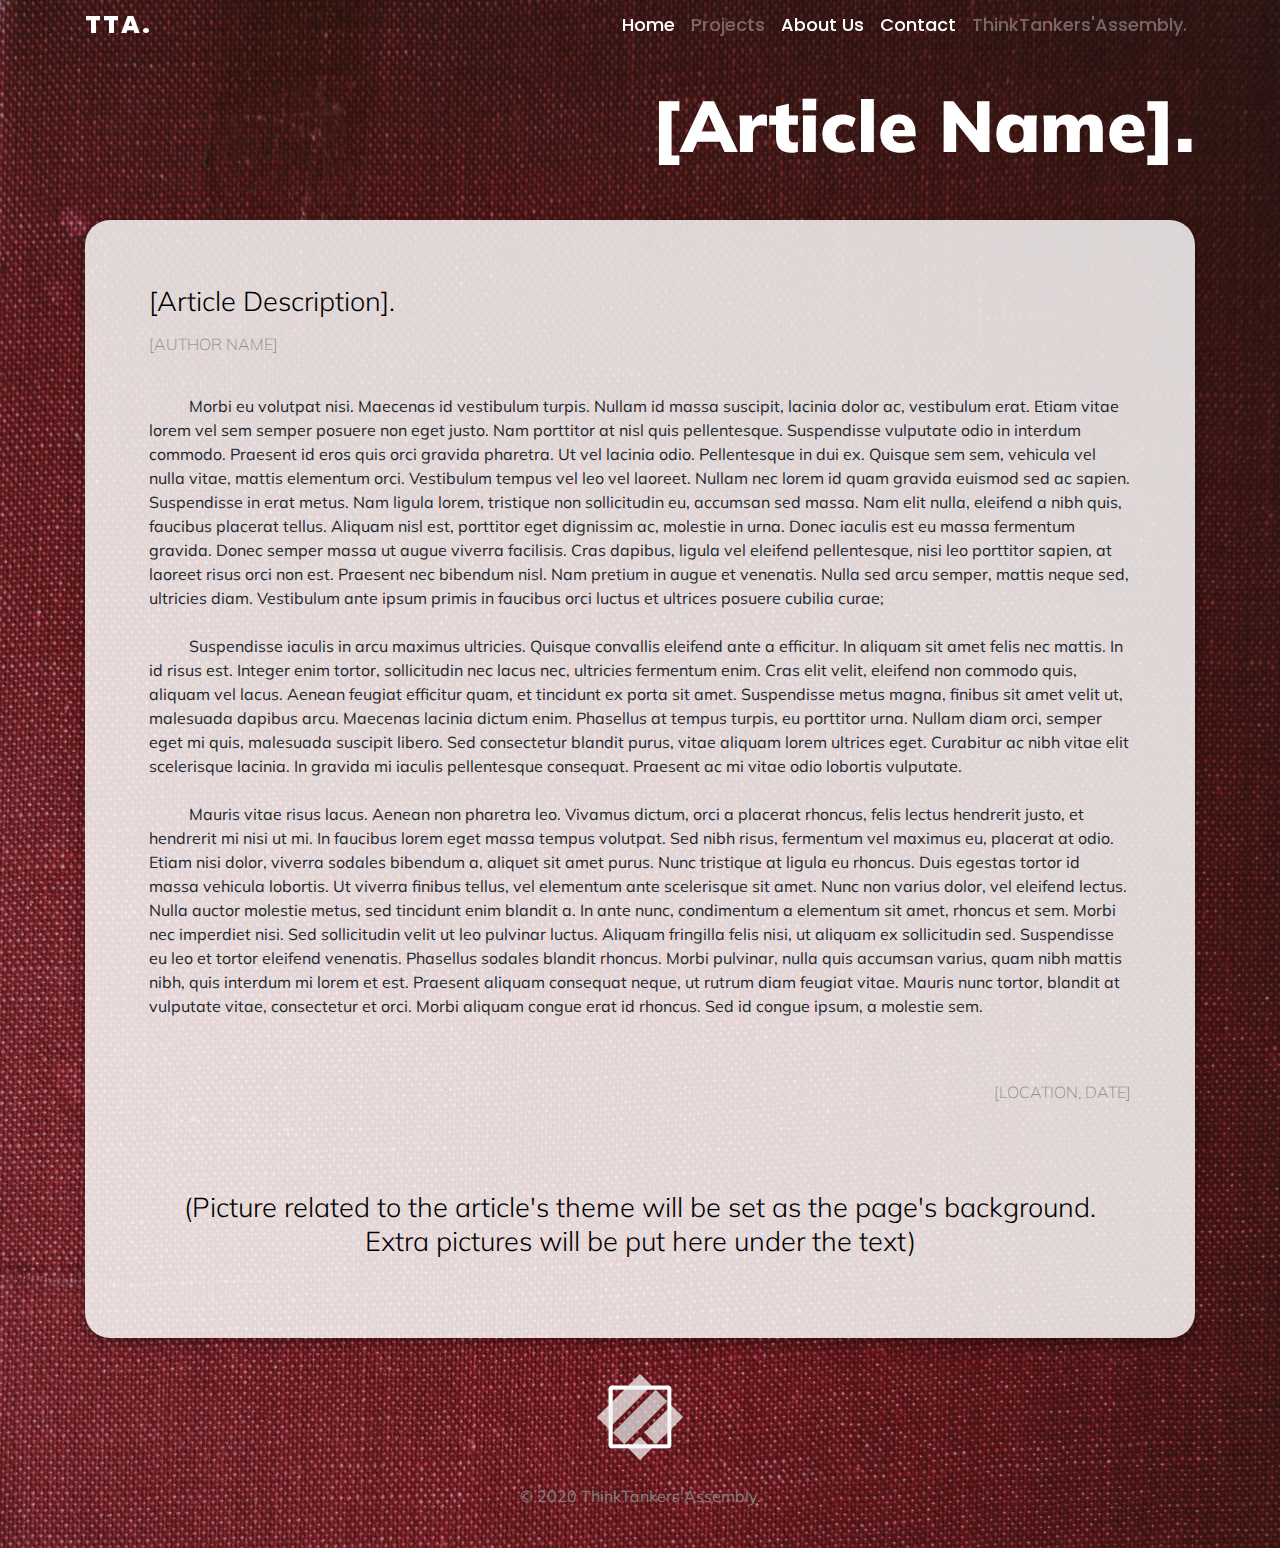
<file: projects/repo/text-sample.html>
<!DOCTYPE html>
<html>
  <!-- <meta name="viewport" content="width=device-width, initial-scale=1.0"> -->

  <head>
    <meta charset="UTF-8" />
    <meta name="description" content="ThinkTankers'Assembly Official Website" />
    <meta
      name="keywords"
      content="TTA, ThinkTankers'Assembly, Thinktankers Assembly"
    />
    <meta name="author" content="Muhammad Riza Fairuzzabadi" />
    <meta name="viewport" content="width=device-width, initial-scale=1" />

    <!-- Adding bootstrap -->
    <link
      rel="stylesheet"
      href="https://cdnjs.cloudflare.com/ajax/libs/animate.css/3.7.2/animate.min.css"
    >
    <!--New Bootstrap Version-->
    <!-- CSS only -->
    <link
      rel="stylesheet"
      href="https://stackpath.bootstrapcdn.com/bootstrap/4.5.2/css/bootstrap.min.css"
      integrity="sha384-JcKb8q3iqJ61gNV9KGb8thSsNjpSL0n8PARn9HuZOnIxN0hoP+VmmDGMN5t9UJ0Z"
      crossorigin="anonymous"
    >


    <link rel="stylesheet" type="text/css" href="repoart.css" >
    <link
      href="https://fonts.googleapis.com/css?family=Muli:100,200,300,400,500,600,700,800,900|Poppins:100,200,300,400,500,600,700,800,900"
      rel="stylesheet"
    >
    <link
      rel="icon"
      type="image/png"
      href="images/favicon-32x32.png"
      sizes="32x32"
    >
        <!-- JS, Popper.js, and jQuery -->
        <script
        src="https://code.jquery.com/jquery-3.5.1.slim.min.js"
        integrity="sha384-DfXdz2htPH0lsSSs5nCTpuj/zy4C+OGpamoFVy38MVBnE+IbbVYUew+OrCXaRkfj"
        crossorigin="anonymous"
      ></script>
      <script
        src="https://cdn.jsdelivr.net/npm/popper.js@1.16.1/dist/umd/popper.min.js"
        integrity="sha384-9/reFTGAW83EW2RDu2S0VKaIzap3H66lZH81PoYlFhbGU+6BZp6G7niu735Sk7lN"
        crossorigin="anonymous"
      ></script>
      <script
        src="https://stackpath.bootstrapcdn.com/bootstrap/4.5.2/js/bootstrap.min.js"
        integrity="sha384-B4gt1jrGC7Jh4AgTPSdUtOBvfO8shuf57BaghqFfPlYxofvL8/KUEfYiJOMMV+rV"
        crossorigin="anonymous"
      ></script>
      <script>
      $(function () {
        $(document).scroll(function () {
          var $nav = $("#mainNavbar");
          $nav.toggleClass("scrolled1", $(this).scrollTop() > $nav.height());
        });
      });
      </script>
    <title>ThinkTankers'Assembly Official Website</title>
  </head>

  <body id="bg-repo">
    <!-- Navbar -->
    <nav id="mainNavbar" class="navbar fixed-top navbar-expand-lg navbar-light">
      <div class="container">
        <a
          style="font-weight: 800;"
          class="navbar-brand"
          href="https://thinktankersassembly.com"
          >TTA.</a
        >
        <button
          class="navbar-toggler"
          type="button"
          data-toggle="collapse"
          data-target="#navbar-riza"
          aria-controls="navbarNav"
          aria-expanded="false"
          aria-label="Toggle navigation"
        >
          <span class="navbar-toggler-icon"></span>
        </button>
        <div class="collapse navbar-collapse" id="navbar-riza">
          <ul class="navbar-nav ml-auto">
            <li class="nav-item">
              <a class="nav-link" href="https://thinktankersassembly.com"
                >Home <span class="sr-only">(current)</span></a
              >
            </li>
            <li class="nav-item active">
                <a
                  class="nav-link navselected"
                  href="https://thinktankersassembly.com/projects.html"
                  >Projects</a
                >
              </li>
            <li class="nav-item">
              <a
                class="nav-link"
                href="https://thinktankersassembly.com/about.html"
                >About Us</a
              >
            </li>
            <li class="nav-item">
              <a
                class="nav-link"
                href="#"
                >Contact</a
              >
            </li>
            <li class="nav-item">
              <a
                class="nav-link disabled navselected"
                href="#"
                tabindex="-1"
                aria-disabled="true"
                >ThinkTankers'Assembly.</a
              >
            </li>
          </ul>
        </div>
      </div>
    </nav>

    <section id="repoupper">
      <div class="display-1 container">
        <h1 style="color: white;">[Article Name].</h1>
      </div>
    </section>

    <section class="container">
      <div class="content uppercon container justify-content-center">
        <p class="cornhead">
          [Article Description].</em>
        </p>
        <p
          style="
            font-size: 1rem;
            color: grey;
            line-height: normal;
            text-align: left;
            font-weight: 100;
          "
        >
          [AUTHOR NAME]
        </p>

        <p>
            <br>
            &nbsp;&nbsp;&nbsp;&nbsp;&nbsp;&nbsp;&nbsp;&nbsp;&nbsp; 
            Morbi eu volutpat nisi. Maecenas id vestibulum turpis. Nullam id massa suscipit, lacinia dolor ac, vestibulum erat. 
            Etiam vitae lorem vel sem semper posuere non eget justo. Nam porttitor at nisl quis pellentesque. 
            Suspendisse vulputate odio in interdum commodo. Praesent id eros quis orci gravida pharetra. Ut vel lacinia odio. Pellentesque in dui ex.
            Quisque sem sem, vehicula vel nulla vitae, mattis elementum orci. Vestibulum tempus vel leo vel laoreet. 
            Nullam nec lorem id quam gravida euismod sed ac sapien. Suspendisse in erat metus. Nam ligula lorem, 
            tristique non sollicitudin eu, accumsan sed massa. Nam elit nulla, eleifend a nibh quis, faucibus placerat tellus. 
            Aliquam nisl est, porttitor eget dignissim ac, molestie in urna. Donec iaculis est eu massa fermentum gravida. 
            Donec semper massa ut augue viverra facilisis. Cras dapibus, ligula vel eleifend pellentesque, nisi leo porttitor sapien, at laoreet risus orci non est. 
            Praesent nec bibendum nisl. Nam pretium in augue et venenatis. Nulla sed arcu semper, mattis neque sed, ultricies diam. 
            Vestibulum ante ipsum primis in faucibus orci luctus et ultrices posuere cubilia curae;
            <br><br>&nbsp;&nbsp;&nbsp;&nbsp;&nbsp;&nbsp;&nbsp;&nbsp;&nbsp; 
            Suspendisse iaculis in arcu maximus ultricies. Quisque convallis eleifend ante a efficitur. 
            In aliquam sit amet felis nec mattis. In id risus est. Integer enim tortor, sollicitudin nec lacus nec, ultricies fermentum enim. 
            Cras elit velit, eleifend non commodo quis, aliquam vel lacus. Aenean feugiat efficitur quam, et tincidunt ex porta sit amet. 
            Suspendisse metus magna, finibus sit amet velit ut, malesuada dapibus arcu. Maecenas lacinia dictum enim. Phasellus at tempus turpis, eu porttitor urna. 
            Nullam diam orci, semper eget mi quis, malesuada suscipit libero. Sed consectetur blandit purus, vitae aliquam lorem ultrices eget. 
            Curabitur ac nibh vitae elit scelerisque lacinia. In gravida mi iaculis pellentesque consequat. Praesent ac mi vitae odio lobortis vulputate.
            <br><br>&nbsp;&nbsp;&nbsp;&nbsp;&nbsp;&nbsp;&nbsp;&nbsp;&nbsp; 
            Mauris vitae risus lacus. Aenean non pharetra leo. Vivamus dictum, orci a placerat rhoncus, felis lectus hendrerit justo, et hendrerit mi nisi ut mi. 
            In faucibus lorem eget massa tempus volutpat. Sed nibh risus, fermentum vel maximus eu, placerat at odio. Etiam nisi dolor, viverra sodales bibendum a, aliquet sit amet purus. Nunc tristique at ligula eu rhoncus. Duis egestas tortor id massa vehicula lobortis. Ut viverra finibus tellus, vel elementum ante scelerisque sit amet.
            Nunc non varius dolor, vel eleifend lectus. Nulla auctor molestie metus, sed tincidunt enim blandit a. 
            In ante nunc, condimentum a elementum sit amet, rhoncus et sem. Morbi nec imperdiet nisi. Sed sollicitudin velit ut leo pulvinar luctus. 
            Aliquam fringilla felis nisi, ut aliquam ex sollicitudin sed. Suspendisse eu leo et tortor eleifend venenatis. Phasellus sodales blandit rhoncus. 
            Morbi pulvinar, nulla quis accumsan varius, quam nibh mattis nibh, quis interdum mi lorem et est. 
            Praesent aliquam consequat neque, ut rutrum diam feugiat vitae. Mauris nunc tortor, blandit at vulputate vitae, consectetur et orci. 
            Morbi aliquam congue erat id rhoncus. Sed id congue ipsum, a molestie sem.
        </p>
        <br><br>
        <p
        style="
          font-size: 1rem;
          color: grey;
          line-height: normal;
          text-align: right;
          font-weight: 100;
        "
      >
        [LOCATION, DATE]
      </p>
      <br>
      <br>
      <br>
        <p class="cornhead" style="text-align: center;">
            (Picture related to the article's theme will be set as the page's background. Extra pictures will be put here under the text)</em>
          </p>
      </div>
    </section>

    <section>
      <div class="container footcon">
        <div class="row">
          <div class="col"></div>
          <div class="col">
            <img src="images/TTA Logo White.png" class="logomobile img-fluid w-25 mx-auto d-block rounded-circle" alt="Logo">

          </div>
          <div class="col"></div>
        </div>
        <br />
        <p style="color: grey; text-align: center;">
          &copy; 2020 ThinkTankers'Assembly.
        </p>
      </div>
    </section>

    <!-- Thinkathon is the sub-project of the
        assembly which gathers young people to discuss the cultural, economic,
        global problems and also the problems that youth of today is challenging
        and to talk the solutions that can be brought to them by the actions of
        young communities. Beyond that, the possible resolutions that today’s
        rule makers should  have for the discussed problems is being talked in
        the second step. The topic which is being discussed in this session are
        mostly related to the previous speech\ presentations. In the end of each
        session, the co-managers write down the highlights of the discussion and
        the resolutions which are found by the participants. The co-managers
        publish the notes that have been taken as the reports on the website
        ,which will be established soon, and also on the social platforms. -->
  </body>
</html>
</file>
<file: cover.css>
.carousel-item {
  height: 100vh;
  min-height: 300px;
  background: no-repeat center center scroll;
  -webkit-background-size: cover;
  background-size: cover;
}
.carousel-caption {
  bottom: 210px;
}

.carousel-caption h5 {
  font-size: 3.5em;
  letter-spacing: 2px;
  margin-top: 25px;
  font-weight: 900;
  text-shadow: 2px 2px 4px #000000;
}

.carousel-caption p {
  width: 60%;
  margin: auto;
  font-size: 18px;
  line-height: 1.9;
  text-shadow: 2px 2px 4px #000000;
  font-weight: 400;
}

.carousel-caption a {
  text-transform: uppercase;
  background: rgba(0, 0, 0, 0.5);
  padding: 10px 30px;
  display: inline-block;
  color: #fff;
  margin-top: 15px;
  font-weight: 400;
}

.navbar-nav a {
  font-family: poppins;
  font-size: 18px;
  text-transform: uppercase;
  font-weight: bold;
}

.navbar-light .navbar-brand {
  font-family: poppins;
  color: #fff;
  font-size: 25px;
  text-transform: uppercase;
  font-weight: 500;
  letter-spacing: 2px;
}
.navbar-light .nabar-nav .active > .navlink,
.navbar-light .navbar-nav .nav-link.active,
.navbar-light .navbar-nav .nav-link.show,
.navbar-light .navbar-nav .show > .nav-link {
  color: #fff;
}

.navbar-light .navbar-nav .nav-link {
  color: #fff;
}
.navbar-nav {
  text-align: center;
}
.nav-link {
  padding: 0.2rem 1rem;
}
.nav-link.active,
nav-link:focus,
.navbar-light .navbar-nav .nav-linl:hover {
  color: #fff !important;
}
.w-100 {
  height: 100vh;
  object-fit: cover;
}
@media only screen and (max-width: 767px) {
  .navbar-nav.ml-auto {
    background: rgba(0, 0, 0, 0.5);
  }
  .navbar-toggler {
    padding: 1px 5px;
    font-size: 18px;
    line-height: 0.3;
    background: #fff;
  }
  .carousel-caption {
    bottom: 150px;
  }
  .carousel-caption h5 {
    font-size: 2.2em;
    letter-spacing: 2px;
    margin-top: 25px;
    font-weight: 900;
    text-shadow: 2px 2px 4px #000000;
  }

  .carousel-caption p {
    width: 70%;
    margin: auto;
    font-size: 15px;
    line-height: 1.3;
    text-shadow: 2px 2px 4px #000000;
    font-weight: 400;
  }

  .carousel-caption a {
    text-transform: uppercase;
    background: rgba(0, 0, 0, 0.5);
    padding: 10px 30px;
    display: inline-block;
    color: #fff;
    margin-top: 15px;
    font-weight: 400;
  }
}
* {
  font-family: "Muli";
  line-height: 1.5em;
}
h1 {
  font-weight: 900;
  color: white;
  font-size: 4.5em;
  text-shadow: 2px 2px 4px #000000;
}
.blur {
  /* Add the blur effect */
  filter: blur(8px);
  -webkit-filter: blur(8px);
}
</file>
<file: mainart.css>
/* For Navbar */
.navbar-nav a {
  font-family: poppins;
  font-size: 18px;
  /* text-transform: uppercase; */
  font-weight: 500;
}

.navbar-light .navbar-brand {
  font-family: poppins;
  color: #fff;
  font-size: 25px;
  text-transform: uppercase;
  font-weight: 500;
  letter-spacing: 2px;
}
.navbar-light .nabar-nav .active > .navlink,
.navbar-light .navbar-nav .nav-link.active,
.navbar-light .navbar-nav .nav-link.show,
.navbar-light .navbar-nav .show > .nav-link {
  color: #fff;
}
.navbar-light .navbar-nav .nav-link {
  color: #fff;
}
.navbar-nav {
  text-align: center;
}
.nav-link {
  padding: 0.2rem 1rem;
}
.nav-link.active,
nav-link:focus,
.navbar-light .navbar-nav .nav-linl:hover {
  color: #fff !important;
}
.w-100 {
  height: 100vh;
  object-fit: cover;
}

body {
  padding-top: 70px;
  min-height: 100vh;
  font-family: "Muli";
  line-height: 1.5em;
}
h1 {
  font-weight: 900;
  color: white;
  /* text-shadow: 1px 1px 2px #000000; */
  text-align: right;
  font-family: "Muli";
  color: white;
  font-size: 72px;
  /* -webkit-text-stroke: 0.5px black; */
}
h5 {
  font-weight: 700;
}
h2 {
  font-weight: 600;
  font-size: 2.7em;
}
.blocktext {
  font-weight: 300;
  font-size: 1.5em;
  line-height: 1.5;
}

/* Bootstrap Stuff */
.bg-light {
  background-color: rgba(226, 226, 226, 1) !important;
}
html {
  height: 100%;
}

footer {
  flex-shrink: 0;
}

.navbar.scrolled1 {
  background: #000000c4;
  transition: background 500ms;
}
.navbar.scrolled2 {
  background: #002e3aef;
  transition: background 500ms;
}

.navselected {
  color: rgba(255, 255, 255, 0.342) !important;
}

section {
  margin-top: 12px;
  margin-bottom: 12px;
}

/* Fontnya header sama isi konten */
.cornhead {
  font-size: 2.5em;
  font-weight: 300;
  text-align: center;
  color: black;
  line-height: normal;
}

.cornmid {
  font-size: 2.2em;
  font-weight: 100;
  text-align: center;
  color: black;
  line-height: normal;
}

/* Margin untuk masing2 */

#upperproj {
  margin-top: 4% !important;
  border-radius: 25px 25px 0px 0px;
}

#repoupper {
  margin-bottom: 4% !important;
}

#downproj {
  /* margin-bottom: 4% !important; */
  border-radius: 0px 0px 25px 25px;
}

/* Untuk bagian established */
.textclass {
  font-size: 1.2em;
  color: rgb(207, 207, 207);
  line-height: 1.5;
  font-weight: 100;
  line-height: normal;
}

.textcon {
  margin: auto;
  padding: 3em;
}

/* Padding, margin bagian bagian */

.uppercon {
  padding: 5em;
  border-radius: 25px 25px 0px 0px;
  margin-top: 4%;
  background-color: rgba(255, 255, 255, 0.829);
}

.midcon {
  margin-top: 0px !important;
  margin-bottom: 0px !important;
  background-color: rgba(0, 0, 0, 0.705);
}

.gallcon {
  margin-top: 0px !important;
  margin-bottom: 0px !important;
  padding: 3.2em;
  background-color: rgba(201, 201, 201, 0.863);
}

.content {
  box-shadow: 0 4px 8px 0 rgba(0, 0, 0, 0.2), 0 6px 20px 0 rgba(0, 0, 0, 0.19);
}

.backgrcon {
  background-color: rgba(255, 255, 255, 0.829);
}

/* For bg */

#bg-about {
  background-image: url("images/bg-aboot.jpg");
  background-color: #cccccc;
  background-repeat: no-repeat;
  background-size: cover;
  background-attachment: fixed;
}

#bg-projects {
  background-image: url("images/bg-proj.jpg");
  background-color: #cccccc;
  background-repeat: no-repeat;
  background-size: cover;
  background-attachment: fixed;
}

#imgdown {
  border-radius: 0px 05px 25px 0px;
}

.team4 {
  font-family: "Muli";
  color: #8d97ad;
  font-weight: 300;
  background-color: rgba(255, 255, 255, 0.829);
  padding-top: 3em;
  padding-left: 7%;
  padding-right: 7%;
  padding-bottom: 3em;
  border-radius: 0px 0px 25px 25px;
}

.footcon {
  padding: 1.5em;
}

.team4 h1,
.team4 h2,
.team4 h3,
.team4 h4,
.team4 h5,
.team4 h6 {
  color: #3e4555;
}

.team4 .font-weight-medium {
  font-weight: 600;
  font-size: 18.5px;
}

.team4 h5 {
  line-height: 22px;
  font-size: 17px;
}

.team4 .subtitle {
  color: #7c7e83;
  line-height: 1.5;
  font-size: 16px;
  font-weight: 400;
}

.team4 .aboutsub {
  font-size: 14px;
  line-height: 1.4;
  text-align: justify;
  color: rgb(59, 59, 59);
  font-weight: 400;
}

@media only screen and (max-width: 767px) {
  .navbar-nav.ml-auto {
    background: rgba(0, 0, 0, 0.5);
  }
  .navbar-toggler {
    padding: 1px 5px;
    font-size: 18px;
    line-height: 0.3;
    background: #fff;
  }
  h1 {
    font-size: 38px;
  }

  #upcom {
    font-size: 32px !important;
    text-align: center;
  }
  .cornhead {
    line-height: big !important;
  }
  .cornmid {
    line-height: big !important;
  }
  .team4 {
    padding-left: 10%;
    padding-right: 10%;
  }

  .team4 .aboutsub {
    font-size: 18px;
  }

  .team4 h5 {
    font-size: 18px;
  }

  .logomobile {
    width: 50% !important;
  }

  #bg-about {
    background-image: url("images/bg-aboot.jpg");
    background-color: #cccccc;
    background-repeat: no-repeat;
    background-size: cover;
    background-attachment: fixed;
  }

  #bg-projects {
    background-image: url("images/bg-proj.jpg");
    background-color: #cccccc;
    background-repeat: no-repeat;
    background-size: cover;
    background-attachment: fixed;
  }
}

/* .team4 ul li a {
  color: #8d97ad;
  padding-right: 15px;
  -webkit-transition: 0.1s ease-in;
  -o-transition: 0.1s ease-in;
  transition: 0.1s ease-in;
}

.team4 ul li a:hover {
  -webkit-transform: translate3d(0px, -5px, 0px);
  transform: translate3d(0px, -5px, 0px);
  color: #316ce8;
} */
/* .page{
    margin-left: 72px;
    margin-right: 72px;
    width: 100%;
    margin-top: 72px;
    margin-bottom: 72px;
 }
.page1{
    font-size: 1.125em;
    font-weight: 400;
    text-align: left;
    width: 50%;
    padding-left:10%;
    padding-right: 10%;
}
.headerpage1{
    font-size: 2em;
    font-weight: 700;
    text-align: left;
    width: 50%;
}
.page2{
    font-size: 1.125em;
    font-weight: 400;
    text-align: right;
    width: 50%;
    padding-left:10%;
    padding-right: 10%;
}
.headerpage2{
    font-size: 2em;
    font-weight: 700;
    text-align: right;
    width: 50%
}
.picture{
    padding-left:10%;
    padding-right: 10%;
    margin: 10%;
} */
/* body{
    padding: 0;
    margin: 0;
    border-collapse: collapse;
    border-spacing: 0;
    padding-top :0px;
} */
</file>
<file: projects/repo.css>
/* For Navbar */
.navbar-nav a {
  font-family: poppins;
  font-size: 18px;
  /* text-transform: uppercase; */
  font-weight: 500;
}

.navbar-light .navbar-brand {
  font-family: poppins;
  color: #fff;
  font-size: 25px;
  text-transform: uppercase;
  font-weight: 500;
  letter-spacing: 2px;
}
.navbar-light .nabar-nav .active > .navlink,
.navbar-light .navbar-nav .nav-link.active,
.navbar-light .navbar-nav .nav-link.show,
.navbar-light .navbar-nav .show > .nav-link {
  color: #fff;
}
.navbar-light .navbar-nav .nav-link {
  color: #fff;
}
.navbar-nav {
  text-align: center;
}
.nav-link {
  padding: 0.2rem 1rem;
}
.nav-link.active,
nav-link:focus,
.navbar-light .navbar-nav .nav-linl:hover {
  color: #fff !important;
}
.w-100 {
  height: 100vh;
  object-fit: cover;
}

body {
  padding-top: 70px;
  min-height: 100vh;
  font-family: "Muli";
  line-height: 1.5em;
}
h1 {
  font-weight: 900;
  color: white;
  /* text-shadow: 1px 1px 2px #000000; */
  text-align: right;
  font-family: "Muli";
  color: white;
  font-size: 72px;
  /* -webkit-text-stroke: 0.5px black; */
}
h5 {
  font-weight: 700;
}
h2 {
  font-weight: 600;
  font-size: 2.7em;
}
.blocktext {
  font-weight: 300;
  font-size: 1.5em;
  line-height: 1.5;
}

/* Bootstrap Stuff */
.bg-light {
  background-color: rgba(226, 226, 226, 1) !important;
}
html {
  height: 100%;
}

footer {
  flex-shrink: 0;
}

.navbar.scrolled1 {
  background: #000000c4;
  transition: background 500ms;
}
.navbar.scrolled2 {
  background: #002e3aef;
  transition: background 500ms;
}

.navselected {
  color: rgba(255, 255, 255, 0.342) !important;
}

#repoupper {
  margin-bottom: 4% !important;
}

.content {
  box-shadow: 0 4px 8px 0 rgba(0, 0, 0, 0.2), 0 6px 20px 0 rgba(0, 0, 0, 0.19);
}

#bg-repo {
  background-image: url("images/bg.jpg");
  background-color: #cccccc;
  background-repeat: no-repeat;
  background-size: cover;
  background-attachment: fixed;
}

#imgdown {
  border-radius: 0px 05px 25px 0px;
}

.footcon {
  padding: 1.5em;
}

.sketch {
  visibility: hidden;
}

@media only screen and (max-width: 768px) {
  .navbar-nav.ml-auto {
    background: rgba(0, 0, 0, 0.5);
  }
  .navbar-toggler {
    padding: 1px 5px;
    font-size: 18px;
    line-height: 0.3;
    background: #fff;
  }
  h1 {
    font-size: 38px;
  }
  .logomobile {
    width: 50% !important;
  }
  .cardmobile {
    width: 100% !important;
  }
  #upcom {
    font-size: 32px !important;
    text-align: center;
  }
  .cornhead {
    line-height: big !important;
  }
  .cornmid {
    line-height: big !important;
  }
  #bg-repo {
    background-image: url("images/bg.jpg");
    background-color: #cccccc;
    background-repeat: no-repeat;
    background-size: cover;
    background-attachment: fixed;
  }
  #repoupper {
    margin-bottom: 6% !important;
  }
}
</file>
<file: projects/repo/repoart.css>
/* For Navbar */
.navbar-nav a {
  font-family: poppins;
  font-size: 18px;
  /* text-transform: uppercase; */
  font-weight: 500;
}

.navbar-light .navbar-brand {
  font-family: poppins;
  color: #fff;
  font-size: 25px;
  text-transform: uppercase;
  font-weight: 500;
  letter-spacing: 2px;
}
.navbar-light .nabar-nav .active > .navlink,
.navbar-light .navbar-nav .nav-link.active,
.navbar-light .navbar-nav .nav-link.show,
.navbar-light .navbar-nav .show > .nav-link {
  color: #fff;
}
.navbar-light .navbar-nav .nav-link {
  color: #fff;
}
.navbar-nav {
  text-align: center;
}
.nav-link {
  padding: 0.2rem 1rem;
}
.nav-link.active,
nav-link:focus,
.navbar-light .navbar-nav .nav-linl:hover {
  color: #fff !important;
}
.w-100 {
  height: 100vh;
  object-fit: cover;
}

body {
  padding-top: 70px;
  min-height: 100vh;
  font-family: "Muli";
  line-height: 1.5em;
}
h1 {
  font-weight: 900;
  color: white;
  /* text-shadow: 1px 1px 2px #000000; */
  text-align: right;
  font-family: "Muli";
  color: white;
  font-size: 72px;
  /* -webkit-text-stroke: 0.5px black; */
}
h5 {
  font-weight: 700;
}
h2 {
  font-weight: 600;
  font-size: 2.7em;
}
.blocktext {
  font-weight: 300;
  font-size: 1.5em;
  line-height: 1.5;
}
/* Bootstrap Stuff */
.bg-light {
  background-color: rgba(226, 226, 226, 1) !important;
}
html {
  height: 100%;
}

footer {
  flex-shrink: 0;
}

.footcon {
  padding: 1.5em;
}

.navbar.scrolled1 {
  background: #000000c4;
  transition: background 500ms;
}
.navbar.scrolleduality {
  background: #131823d5;
  transition: background 500ms;
}
.navbar.scrolledscre {
  background: #979774;
  transition: background 500ms;
}

.navselected {
  color: rgba(255, 255, 255, 0.342) !important;
}

section {
  margin-top: 12px;
  margin-bottom: 12px;
}

.cornhead {
  font-size: 1.7em;
  font-weight: 300;
  text-align: left;
  color: black;
  line-height: normal;
}

.cornmid {
  font-size: 2.2em;
  font-weight: 100;
  text-align: center;
  color: black;
  line-height: normal;
}

#upperproj {
  margin-top: 4% !important;
  border-radius: 25px 25px 0px 0px;
}

#repoupper {
  margin-bottom: 4% !important;
}

#downproj {
  border-radius: 0px 0px 25px 25px;
}

.uppercon {
  padding: 4em;
  border-radius: 25px 25px 25px 25px;
  margin-top: 4%;
  background-color: rgba(255, 255, 255, 0.829);
}

.bottomgallery {
  padding: 0px !important;
}

.midcon {
  margin-top: 0px !important;
  margin-bottom: 0px !important;
  background-color: rgba(0, 0, 0, 0.705);
}

.gallcon {
  margin-top: 0px !important;
  margin-bottom: 0px !important;
  padding: 3.2em;
  background-color: rgba(201, 201, 201, 0.863);
}

.content {
  box-shadow: 0 4px 8px 0 rgba(0, 0, 0, 0.2), 0 6px 20px 0 rgba(0, 0, 0, 0.19);
}

.textcon {
  margin: auto;
  padding: 3em;
}

.textclass {
  font-size: 1.2em;
  color: rgb(207, 207, 207);
  line-height: 1.5;
  font-weight: 100;
  line-height: normal;
}
.backgrcon {
  background-color: rgba(255, 255, 255, 0.829);
}

#bg-repo {
  background-image: url("images/bg.jpg");
  background-color: #cccccc;
  background-repeat: no-repeat;
  background-size: cover;
  background-attachment: fixed;
}
#bg-sena1 {
  background-image: url("images/senabg.jpg");
  background-color: #cccccc;
  background-repeat: no-repeat;
  background-size: cover;
  background-attachment: fixed;
  height: 100%;
}

#bg-yahya {
  background-image: url("images/yahya-bg.jpg");
  background-color: #cccccc;
  background-repeat: no-repeat;
  background-size: cover;
  background-attachment: fixed;
  height: 100%;
}

@media only screen and (max-width: 768px) {
  .navbar-nav.ml-auto {
    background: rgba(0, 0, 0, 0.5);
  }
  .navbar-toggler {
    padding: 1px 5px;
    font-size: 18px;
    line-height: 0.3;
    background: #fff;
  }
  h1 {
    font-size: 38px;
  }

  .uppercon {
    padding: 2em;
  }

  .logomobile {
    width: 50% !important;
  }

  #imgdown {
    margin-bottom: 1em;
  }

  #upcom {
    font-size: 32px !important;
    text-align: center;
  }
  .cornhead {
    line-height: big !important;
  }
  .cornmid {
    line-height: big !important;
  }
  #bg-repo {
    background-image: url("images/bg.jpg");
    background-color: #cccccc;
    background-repeat: no-repeat;
    background-size: cover;
    background-attachment: fixed;
  }
  #bg-sena1 {
    background-image: url("images/senabg.jpg");
    background-color: #cccccc;
    background-repeat: no-repeat;
    background-size: cover;
    background-attachment: fixed;
  }
  #bg-yahya {
    background-image: url("images/yahya-bg.jpg");
    background-color: #cccccc;
    background-repeat: no-repeat;
    background-size: cover;
    background-attachment: fixed;
  }
}
</file>
